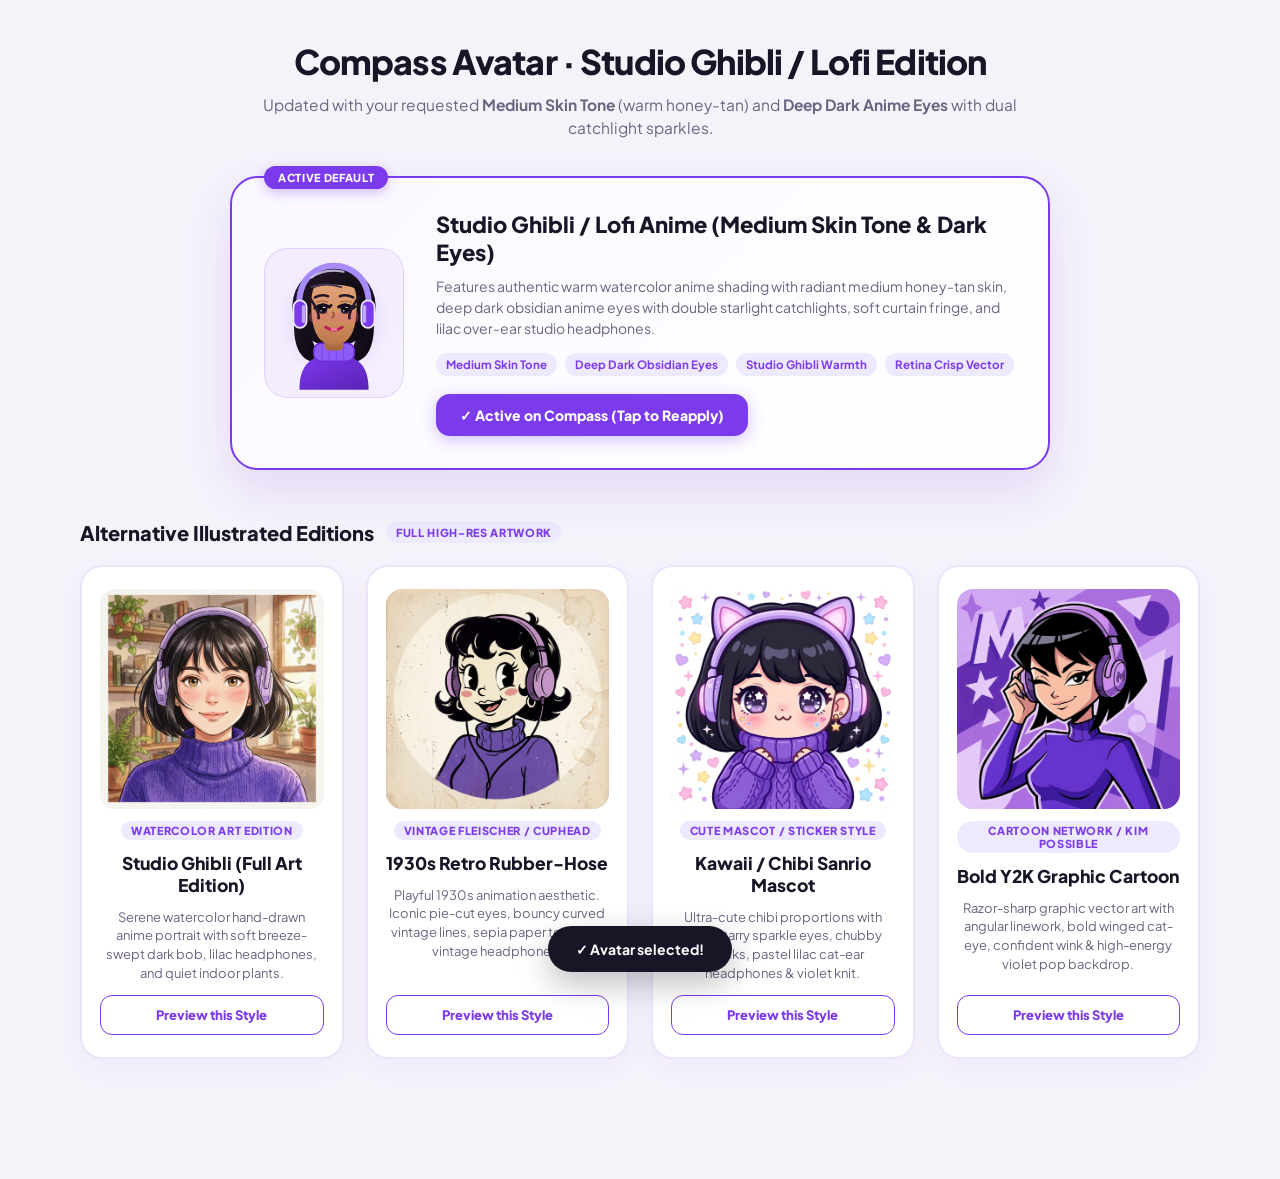
<file: compass-avatar-showcase.html>
<!DOCTYPE html>
<html lang="en">
<head>
  <meta charset="UTF-8">
  <meta name="viewport" content="width=device-width, initial-scale=1.0">
  <title>Compass Studio Ghibli / Lofi Anime · Medium Skin & Dark Eyes</title>
  <link rel="preconnect" href="https://fonts.googleapis.com">
  <link rel="preconnect" href="https://fonts.gstatic.com" crossorigin>
  <link href="https://fonts.googleapis.com/css2?family=Plus+Jakarta+Sans:wght@500;600;700;800&display=swap" rel="stylesheet">
  <style>
    :root {
      --bg: #F5F3FA;
      --card: #FFFFFF;
      --text: #191426;
      --muted: #6B6582;
      --violet: #7C3AED;
      --violet-light: #EDE9FE;
      --border: rgba(124, 58, 237, 0.14);
      --teal: #0D98BA;
    }
    * { box-sizing: border-box; margin: 0; padding: 0; }
    body {
      background: var(--bg);
      color: var(--text);
      font-family: 'Plus Jakarta Sans', sans-serif;
      padding: 40px 20px 80px;
      display: flex;
      flex-direction: column;
      align-items: center;
    }
    .header {
      text-align: center;
      max-width: 760px;
      margin-bottom: 36px;
    }
    .header h1 {
      font-size: 34px;
      font-weight: 800;
      color: var(--text);
      letter-spacing: -0.025em;
    }
    .header p {
      margin-top: 10px;
      color: var(--muted);
      font-size: 15.5px;
      line-height: 1.5;
    }
    .hero-card {
      background: linear-gradient(135deg, #FAF8FF 0%, #FFFFFF 100%);
      border: 2.5px solid var(--violet);
      border-radius: 28px;
      padding: 32px;
      max-width: 820px;
      width: 100%;
      display: flex;
      align-items: center;
      gap: 32px;
      margin-bottom: 40px;
      box-shadow: 0 20px 50px rgba(124, 58, 237, 0.14);
      position: relative;
    }
    .hero-badge {
      position: absolute;
      top: -12px;
      left: 32px;
      background: var(--violet);
      color: #FFFFFF;
      font-size: 11px;
      font-weight: 800;
      letter-spacing: 0.06em;
      text-transform: uppercase;
      padding: 5px 14px;
      border-radius: 999px;
      box-shadow: 0 4px 12px rgba(124, 58, 237, 0.3);
    }
    .hero-avatar-box {
      width: 140px;
      height: 150px;
      flex: none;
      background: rgba(124, 58, 237, 0.06);
      border-radius: 24px;
      display: flex;
      align-items: center;
      justify-content: center;
      padding: 6px;
      border: 1px solid rgba(124, 58, 237, 0.15);
    }
    .hero-details {
      display: flex;
      flex-direction: column;
      gap: 10px;
    }
    .hero-details h2 {
      font-size: 22px;
      font-weight: 800;
      color: var(--text);
    }
    .hero-details p {
      font-size: 14px;
      color: var(--muted);
      line-height: 1.5;
    }
    .feature-list {
      display: flex;
      flex-wrap: wrap;
      gap: 8px;
      margin: 4px 0 8px;
    }
    .feature-tag {
      font-size: 11.5px;
      font-weight: 700;
      color: var(--violet);
      background: var(--violet-light);
      padding: 4px 10px;
      border-radius: 999px;
    }
    .hero-btn {
      align-self: flex-start;
      padding: 12px 24px;
      border-radius: 14px;
      background: var(--violet);
      color: #FFFFFF;
      font-family: inherit;
      font-size: 14px;
      font-weight: 800;
      border: none;
      cursor: pointer;
      transition: all 0.18s ease;
      box-shadow: 0 4px 16px rgba(124, 58, 237, 0.3);
    }
    .hero-btn:hover {
      background: #6D28D9;
      transform: translateY(-2px);
      box-shadow: 0 8px 24px rgba(124, 58, 237, 0.4);
    }
    .section-title {
      max-width: 1120px;
      width: 100%;
      margin: 10px 0 20px;
      display: flex;
      align-items: center;
      gap: 12px;
    }
    .section-title h2 {
      font-size: 20px;
      font-weight: 800;
      color: var(--text);
    }
    .section-title .pill {
      font-size: 11px;
      font-weight: 800;
      text-transform: uppercase;
      letter-spacing: 0.06em;
      background: var(--violet-light);
      color: var(--violet);
      padding: 4px 10px;
      border-radius: 999px;
    }
    .grid {
      display: grid;
      grid-template-columns: repeat(auto-fit, minmax(260px, 1fr));
      gap: 22px;
      max-width: 1120px;
      width: 100%;
      margin-bottom: 40px;
    }
    .card {
      background: var(--card);
      border: 2px solid var(--border);
      border-radius: 22px;
      padding: 22px 18px;
      display: flex;
      flex-direction: column;
      align-items: center;
      text-align: center;
      gap: 12px;
      box-shadow: 0 10px 30px rgba(124, 58, 237, 0.05);
      transition: transform 0.2s ease, border-color 0.2s ease, box-shadow 0.2s ease;
      position: relative;
    }
    .card:hover {
      transform: translateY(-4px);
      border-color: var(--violet);
      box-shadow: 0 16px 36px rgba(124, 58, 237, 0.15);
    }
    .card.active {
      border-color: var(--violet);
      background: #FAF8FF;
      box-shadow: 0 0 0 3px rgba(124, 58, 237, 0.25);
    }
    .current-badge {
      position: absolute;
      top: 12px;
      right: 12px;
      font-size: 10.5px;
      font-weight: 800;
      text-transform: uppercase;
      letter-spacing: 0.05em;
      color: #FFFFFF;
      background: var(--violet);
      padding: 3px 9px;
      border-radius: 999px;
      display: none;
    }
    .card.active .current-badge {
      display: block;
    }
    .img-avatar-wrap {
      width: 100%;
      height: 220px;
      border-radius: 16px;
      overflow: hidden;
      background: #EDE9FE;
      box-shadow: inset 0 0 0 1px rgba(124, 58, 237, 0.1);
    }
    .img-avatar-wrap img {
      width: 100%;
      height: 100%;
      object-fit: cover;
      transition: transform 0.3s ease;
    }
    .card:hover .img-avatar-wrap img {
      transform: scale(1.04);
    }
    .badge {
      font-size: 11px;
      font-weight: 800;
      text-transform: uppercase;
      letter-spacing: 0.06em;
      color: var(--violet);
      background: var(--violet-light);
      padding: 3px 10px;
      border-radius: 999px;
    }
    .card h3 {
      font-size: 17.5px;
      font-weight: 800;
      color: var(--text);
    }
    .card p {
      font-size: 13px;
      color: var(--muted);
      line-height: 1.45;
    }
    .select-btn {
      margin-top: auto;
      width: 100%;
      padding: 11px 16px;
      border-radius: 12px;
      border: 1.5px solid var(--violet);
      background: #FFFFFF;
      color: var(--violet);
      font-family: inherit;
      font-size: 13px;
      font-weight: 800;
      cursor: pointer;
      transition: all 0.15s ease;
    }
    .select-btn:hover, .card.active .select-btn {
      background: var(--violet);
      color: #FFFFFF;
    }
    .toast {
      position: fixed;
      bottom: 28px;
      left: 50%;
      transform: translateX(-50%) translateY(100px);
      background: #191426;
      color: #FFFFFF;
      padding: 14px 28px;
      border-radius: 999px;
      font-size: 14px;
      font-weight: 700;
      box-shadow: 0 12px 32px rgba(0,0,0,0.25);
      transition: transform 0.25s cubic-bezier(0.16, 1, 0.3, 1);
      z-index: 9999;
    }
    .toast.show {
      transform: translateX(-50%) translateY(0);
    }
  </style>
</head>
<body>
  <div class="header">
    <h1>Compass Avatar · Studio Ghibli / Lofi Edition</h1>
    <p>Updated with your requested <strong>Medium Skin Tone</strong> (warm honey-tan) and <strong>Deep Dark Anime Eyes</strong> with dual catchlight sparkles.</p>
  </div>

  <!-- Featured Hero Avatar: Medium Skin Tone & Dark Obsidian Eyes -->
  <div class="hero-card">
    <span class="hero-badge">Active Default</span>
    <div class="hero-avatar-box">
      <svg width="124" height="134" viewBox="0 0 104 112" role="img" aria-label="Studio Ghibli / Lofi Anime Avatar" xmlns="http://www.w3.org/2000/svg">
        <defs>
          <linearGradient id="ghSkinH" x1="0%" y1="0%" x2="0%" y2="100%">
            <stop offset="0%" stop-color="#E2A67B"/><stop offset="60%" stop-color="#D49163"/><stop offset="100%" stop-color="#BA774B"/>
          </linearGradient>
          <linearGradient id="ghNeckH" x1="0%" y1="0%" x2="0%" y2="100%">
            <stop offset="0%" stop-color="#C58053"/><stop offset="100%" stop-color="#A7673C"/>
          </linearGradient>
          <linearGradient id="ghHairH" x1="0%" y1="0%" x2="100%" y2="100%">
            <stop offset="0%" stop-color="#241829"/><stop offset="50%" stop-color="#160E1A"/><stop offset="100%" stop-color="#0E0812"/>
          </linearGradient>
          <linearGradient id="ghDarkEyeH" x1="0%" y1="0%" x2="0%" y2="100%">
            <stop offset="0%" stop-color="#100814"/><stop offset="60%" stop-color="#1F1126"/><stop offset="100%" stop-color="#2D1936"/>
          </linearGradient>
          <linearGradient id="ghSweaterH" x1="0%" y1="0%" x2="100%" y2="100%">
            <stop offset="0%" stop-color="#7C3AED"/><stop offset="100%" stop-color="#5B21B6"/>
          </linearGradient>
          <radialGradient id="ghAmbientH" cx="50%" cy="50%" r="50%">
            <stop offset="0%" stop-color="#8B5CF6" stop-opacity="0.22"/><stop offset="70%" stop-color="#8B5CF6" stop-opacity="0.08"/><stop offset="100%" stop-color="#8B5CF6" stop-opacity="0"/>
          </radialGradient>
        </defs>
        <circle cx="52" cy="54" r="48" fill="url(#ghAmbientH)"/>
        <path d="M 20 42 C 16 66 20 84 32 88 C 36 88 38 82 36 76 C 30 62 28 48 30 40 Z" fill="url(#ghHairH)"/>
        <path d="M 84 42 C 88 66 84 84 72 88 C 68 88 66 82 68 76 C 74 62 76 48 74 40 Z" fill="url(#ghHairH)"/>
        <ellipse cx="52" cy="42" rx="35" ry="34" fill="url(#ghHairH)"/>
        <path d="M 23 112 C 23 88 35 83 52 83 C 69 83 81 88 81 112 Z" fill="url(#ghSweaterH)"/>
        <rect x="35" y="73" width="34" height="15" rx="6" fill="#8B5CF6" stroke="#6D28D9" stroke-width="1.2"/>
        <line x1="42" y1="74" x2="42" y2="87" stroke="#7C3AED" stroke-width="1" opacity="0.6"/>
        <line x1="48" y1="74" x2="48" y2="87" stroke="#7C3AED" stroke-width="1" opacity="0.6"/>
        <line x1="54" y1="74" x2="54" y2="87" stroke="#7C3AED" stroke-width="1" opacity="0.6"/>
        <line x1="60" y1="74" x2="60" y2="87" stroke="#7C3AED" stroke-width="1" opacity="0.6"/>
        <rect x="44" y="65" width="16" height="14" rx="4" fill="url(#ghNeckH)"/>
        <path d="M 33 40 C 33 62 38 74 52 74 C 66 74 71 62 71 40 C 71 24 66 18 52 18 C 38 18 33 24 33 40 Z" fill="url(#ghSkinH)"/>
        <ellipse cx="52" cy="51" rx="16" ry="4" fill="#D65D7A" opacity="0.22"/>
        <circle cx="36" cy="51" r="5" fill="#E26D8A" opacity="0.32"/>
        <circle cx="68" cy="51" r="5" fill="#E26D8A" opacity="0.32"/>
        <path d="M 36 34.5 Q 42 31.5 47 33.5" fill="none" stroke="#24172B" stroke-width="2.2" stroke-linecap="round"/>
        <path d="M 57 33.5 Q 62 31.5 68 34.5" fill="none" stroke="#24172B" stroke-width="2.2" stroke-linecap="round"/>
        <path d="M 37.5 38.5 Q 42 36.8 46.5 38.5" fill="none" stroke="#9E5D3A" stroke-width="1.2" stroke-linecap="round" opacity="0.75"/>
        <path d="M 57.5 38.5 Q 62 36.8 66.5 38.5" fill="none" stroke="#9E5D3A" stroke-width="1.2" stroke-linecap="round" opacity="0.75"/>
        <ellipse cx="42" cy="44" rx="5" ry="4.5" fill="#FDFBF9"/>
        <ellipse cx="42.5" cy="44" rx="4.2" ry="4.5" fill="url(#ghDarkEyeH)"/>
        <circle cx="42.5" cy="44.2" r="2.2" fill="#0A040E"/>
        <circle cx="43.8" cy="42.2" r="1.3" fill="#FFFFFF"/>
        <circle cx="41.2" cy="45.8" r="0.65" fill="#FFFFFF" opacity="0.9"/>
        <path d="M 36 43.5 Q 42 39 48 42.5" fill="none" stroke="#160C1B" stroke-width="2.6" stroke-linecap="round"/>
        <path d="M 47.8 42.5 L 49.8 41.2" stroke="#160C1B" stroke-width="2" stroke-linecap="round"/>
        <path d="M 39 47.5 Q 42.5 48.5 46 47.5" fill="none" stroke="#7A4225" stroke-width="1.1" stroke-linecap="round" opacity="0.5"/>
        <ellipse cx="62" cy="44" rx="5" ry="4.5" fill="#FDFBF9"/>
        <ellipse cx="61.5" cy="44" rx="4.2" ry="4.5" fill="url(#ghDarkEyeH)"/>
        <circle cx="61.5" cy="44.2" r="2.2" fill="#0A040E"/>
        <circle cx="62.8" cy="42.2" r="1.3" fill="#FFFFFF"/>
        <circle cx="60.2" cy="45.8" r="0.65" fill="#FFFFFF" opacity="0.9"/>
        <path d="M 56 42.5 Q 62 39 68 43.5" fill="none" stroke="#160C1B" stroke-width="2.6" stroke-linecap="round"/>
        <path d="M 68 43.5 L 70 42.2" stroke="#160C1B" stroke-width="2" stroke-linecap="round"/>
        <path d="M 58 47.5 Q 61.5 48.5 65 47.5" fill="none" stroke="#7A4225" stroke-width="1.1" stroke-linecap="round" opacity="0.5"/>
        <path d="M 51 47 Q 53 50.5 50.5 51.5" fill="none" stroke="#9C5934" stroke-width="1.7" stroke-linecap="round"/>
        <path d="M 45 59.5 Q 52 64.5 59 59.5" fill="none" stroke="#BE185D" stroke-width="2.4" stroke-linecap="round"/>
        <ellipse cx="52" cy="61.5" rx="3.2" ry="1.1" fill="#FDA4AF" opacity="0.75"/>
        <path d="M 28 32 C 32 20 44 16 52 16 C 60 16 72 20 76 32 C 72 26 62 24 52 24 C 42 24 32 26 28 32 Z" fill="url(#ghHairH)"/>
        <path d="M 33 26 C 40 23 50 23 58 26" fill="none" stroke="#483353" stroke-width="1.6" stroke-linecap="round"/>
        <path d="M 31 34 C 36 41 40 48 39 52" fill="none" stroke="#241829" stroke-width="2.2" stroke-linecap="round"/>
        <path d="M 73 34 C 68 41 64 48 65 52" fill="none" stroke="#241829" stroke-width="2.2" stroke-linecap="round"/>
        <path d="M 23 44 C 21 16 40 8 52 8 C 64 8 83 16 81 44" fill="none" stroke="#A78BFA" stroke-width="5" stroke-linecap="round"/>
        <path d="M 33 18 C 41 12 50 11 60 13" fill="none" stroke="#DDD6FE" stroke-width="1.8" stroke-linecap="round" opacity="0.8"/>
        <rect x="18" y="37" width="11" height="23" rx="5.5" fill="#7C3AED" stroke="#EDE9FE" stroke-width="1.5"/>
        <rect x="25" y="41" width="3" height="15" rx="1.5" fill="#C4B5FD" opacity="0.9"/>
        <rect x="75" y="37" width="11" height="23" rx="5.5" fill="#7C3AED" stroke="#EDE9FE" stroke-width="1.5"/>
        <rect x="76" y="41" width="3" height="15" rx="1.5" fill="#C4B5FD" opacity="0.9"/>
      </svg>
    </div>
    <div class="hero-details">
      <h2>Studio Ghibli / Lofi Anime (Medium Skin Tone & Dark Eyes)</h2>
      <p>Features authentic warm watercolor anime shading with radiant medium honey-tan skin, deep dark obsidian anime eyes with double starlight catchlights, soft curtain fringe, and lilac over-ear studio headphones.</p>
      <div class="feature-list">
        <span class="feature-tag">Medium Skin Tone</span>
        <span class="feature-tag">Deep Dark Obsidian Eyes</span>
        <span class="feature-tag">Studio Ghibli Warmth</span>
        <span class="feature-tag">Retina Crisp Vector</span>
      </div>
      <button class="hero-btn" onclick="selectAvatar('ghibli-anime')">✓ Active on Compass (Tap to Reapply)</button>
    </div>
  </div>

  <div class="section-title">
    <h2>Alternative Illustrated Editions</h2>
    <span class="pill">Full High-Res Artwork</span>
  </div>

  <div class="grid" id="illustrated-grid"></div>

  <div id="toast" class="toast">✓ Avatar selected!</div>

  <script>
    const ILLUSTRATED = [
      {
        id: 'img-ghibli',
        title: 'Studio Ghibli (Full Art Edition)',
        badge: 'Watercolor Art Edition',
        img: 'img/avatars/avatar-ghibli.jpg',
        desc: 'Serene watercolor hand-drawn anime portrait with soft breeze-swept dark bob, lilac headphones, and quiet indoor plants.'
      },
      {
        id: 'img-rubberhose',
        title: '1930s Retro Rubber-Hose',
        badge: 'Vintage Fleischer / Cuphead',
        img: 'img/avatars/avatar-rubberhose.jpg',
        desc: 'Playful 1930s animation aesthetic. Iconic pie-cut eyes, bouncy curved vintage lines, sepia paper texture & vintage headphones.'
      },
      {
        id: 'img-kawaii',
        title: 'Kawaii / Chibi Sanrio Mascot',
        badge: 'Cute Mascot / Sticker Style',
        img: 'img/avatars/avatar-kawaii.jpg',
        desc: 'Ultra-cute chibi proportions with huge starry sparkle eyes, chubby cheeks, pastel lilac cat-ear headphones & violet knit.'
      },
      {
        id: 'img-y2k',
        title: 'Bold Y2K Graphic Cartoon',
        badge: 'Cartoon Network / Kim Possible',
        img: 'img/avatars/avatar-y2k.jpg',
        desc: 'Razor-sharp graphic vector art with angular linework, bold winged cat-eye, confident wink & high-energy violet pop backdrop.'
      }
    ];

    const currentSaved = localStorage.getItem('BOL_COMPASS_AVATAR_PRESET') || 'ghibli-anime';

    function renderGrids() {
      const ig = document.getElementById('illustrated-grid');
      ig.innerHTML = ILLUSTRATED.map(item => `
        <div class="card ${item.id === currentSaved ? 'active' : ''}" onclick="selectAvatar('${item.id}')">
          <span class="current-badge">Active</span>
          <div class="img-avatar-wrap">
            <img src="${item.img}" alt="${item.title}">
          </div>
          <span class="badge">${item.badge}</span>
          <h3>${item.title}</h3>
          <p>${item.desc}</p>
          <button class="select-btn">${item.id === currentSaved ? '✓ Selected' : 'Preview this Style'}</button>
        </div>
      `).join('');
    }

    function selectAvatar(id) {
      localStorage.setItem('BOL_COMPASS_AVATAR_PRESET', id);
      showToast('✓ Set ' + id + ' as Compass Avatar! Updating...');
      setTimeout(() => {
        window.location.reload();
      }, 700);
    }

    function showToast(msg) {
      const toast = document.getElementById('toast');
      toast.innerText = msg;
      toast.classList.add('show');
      setTimeout(() => toast.classList.remove('show'), 2200);
    }

    renderGrids();
  </script>
</body>
</html>
</file>
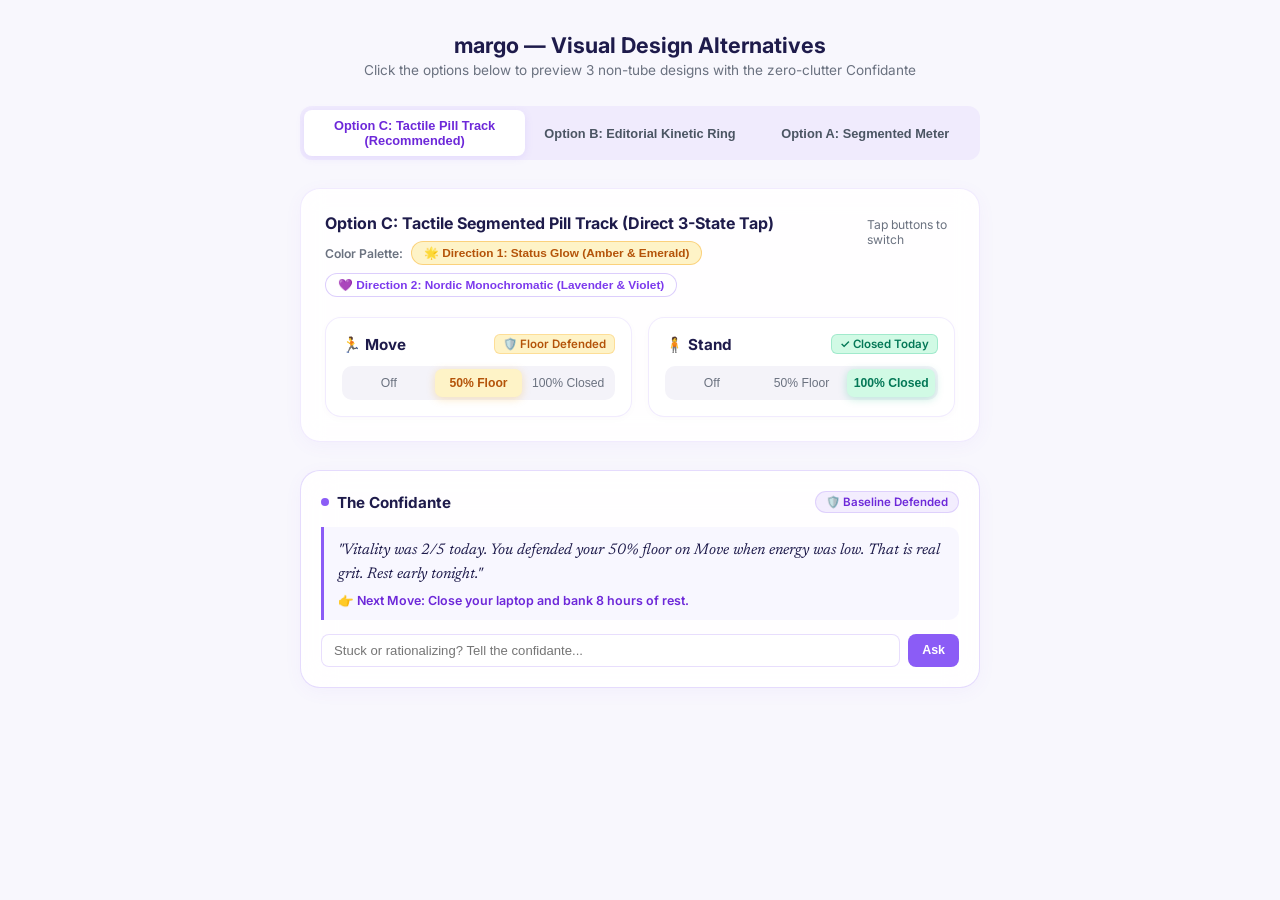
<file: confidante_preview.html>
<!DOCTYPE html>
<html lang="en">
<head>
  <meta charset="UTF-8">
  <meta name="viewport" content="width=device-width, initial-scale=1.0, maximum-scale=1.0, user-scalable=no">
  <title>Refined Anchor Visual Options & Confidante</title>
  <link href="https://fonts.googleapis.com/css2?family=Inter:wght@400;500;600;700;800&family=Newsreader:ital,opsz,wght@0,6..72,500;1,6..72,400&family=JetBrains+Mono:wght@500;700&display=swap" rel="stylesheet">
  <style>
    :root {
      --bg-canvas: #F8F7FD;
      --card-bg: rgba(255, 255, 255, 0.88);
      --card-border: rgba(139, 92, 246, 0.12);
      --card-shadow: 0 4px 20px -2px rgba(139, 92, 246, 0.06);
      --primary: #8B5CF6;
      --primary-dark: #6D28D9;
      --text-primary: #1E1B4B;
      --text-secondary: #4B5563;
      --text-muted: #6B7280;
      --font-sans: 'Inter', -apple-system, sans-serif;
      --font-serif: 'Newsreader', serif;
      --font-mono: 'JetBrains Mono', monospace;
    }

    * { box-sizing: border-box; margin: 0; padding: 0; }
    body {
      background: var(--bg-canvas);
      color: var(--text-primary);
      font-family: var(--font-sans);
      padding: 32px 16px;
      display: flex;
      justify-content: center;
      min-height: 100vh;
    }

    .container {
      width: 100%;
      max-width: 680px;
      display: flex;
      flex-direction: column;
      gap: 28px;
    }

    .header-area {
      text-align: center;
    }
    .header-area h1 {
      font-size: 1.35rem;
      font-weight: 700;
      color: var(--text-primary);
    }
    .header-area p {
      font-size: 0.85rem;
      color: var(--text-muted);
      margin-top: 4px;
    }

    /* Option Picker Bar */
    .option-switcher {
      display: flex;
      background: rgba(139, 92, 246, 0.08);
      padding: 4px;
      border-radius: 12px;
      gap: 4px;
    }
    .switch-btn {
      flex: 1;
      padding: 8px 12px;
      border-radius: 8px;
      border: none;
      background: transparent;
      font-size: 0.8rem;
      font-weight: 600;
      color: var(--text-secondary);
      cursor: pointer;
      transition: all 0.2s ease;
    }
    .switch-btn.active {
      background: white;
      color: var(--primary-dark);
      box-shadow: 0 2px 8px rgba(139, 92, 246, 0.12);
    }

    /* Anchor Section */
    .option-display-card {
      background: var(--card-bg);
      border: 1px solid var(--card-border);
      border-radius: 20px;
      padding: 24px;
      backdrop-filter: blur(12px);
      box-shadow: var(--card-shadow);
      display: flex;
      flex-direction: column;
      gap: 20px;
    }
    .option-title-row {
      display: flex;
      justify-content: space-between;
      align-items: center;
    }
    .option-title-row h3 {
      font-size: 1rem;
      font-weight: 700;
      color: var(--text-primary);
    }
    .sub-hint {
      font-size: 0.76rem;
      color: var(--text-muted);
    }

    .anchors-row {
      display: grid;
      grid-template-columns: 1fr 1fr;
      gap: 16px;
    }
    @media (max-width: 540px) {
      .anchors-row { grid-template-columns: 1fr; }
    }

    /* ================= OPTION C: SEGMENTED PILL TRACK ================= */
    .track-card {
      background: #FFFFFF;
      border: 1px solid rgba(139, 92, 246, 0.12);
      border-radius: 16px;
      padding: 16px;
      display: flex;
      flex-direction: column;
      gap: 12px;
      box-shadow: 0 2px 8px rgba(0, 0, 0, 0.02);
    }
    .track-top {
      display: flex;
      justify-content: space-between;
      align-items: center;
    }
    .track-name {
      font-size: 0.95rem;
      font-weight: 700;
      color: var(--text-primary);
    }
    .track-status-tag {
      font-size: 0.72rem;
      font-weight: 600;
      padding: 2px 8px;
      border-radius: 6px;
      background: #F3F4F6;
      color: var(--text-muted);
      transition: all 0.25s ease;
    }

    /* Functional Direction: Amber Floor / Emerald Closed */
    .color-functional .track-status-tag.floor {
      background: #FEF3C7;
      color: #B45309;
      border: 1px solid rgba(245, 158, 11, 0.25);
    }
    .color-functional .track-status-tag.closed {
      background: #D1FAE5;
      color: #047857;
      border: 1px solid rgba(16, 185, 129, 0.25);
    }
    .color-functional .seg-step.active.floor-active {
      background: #FEF3C7;
      color: #B45309;
      box-shadow: 0 2px 8px rgba(245, 158, 11, 0.25);
    }
    .color-functional .seg-step.active.closed-active {
      background: #D1FAE5;
      color: #047857;
      box-shadow: 0 2px 8px rgba(16, 185, 129, 0.25);
    }

    /* Nordic Direction: Soft Lavender Floor / Deep Royal Violet Closed */
    .color-nordic .track-status-tag.floor {
      background: rgba(139, 92, 246, 0.12);
      color: #7C3AED;
      border: 1px solid rgba(139, 92, 246, 0.25);
    }
    .color-nordic .track-status-tag.closed {
      background: rgba(109, 40, 217, 0.15);
      color: #6D28D9;
      border: 1px solid rgba(109, 40, 217, 0.25);
    }
    .color-nordic .seg-step.active.floor-active {
      background: rgba(139, 92, 246, 0.18);
      color: #6D28D9;
      box-shadow: 0 2px 8px rgba(139, 92, 246, 0.2);
    }
    .color-nordic .seg-step.active.closed-active {
      background: #6D28D9;
      color: #FFFFFF;
      box-shadow: 0 2px 10px rgba(109, 40, 217, 0.35);
    }

    /* The 3-Segment Switch Track */
    .segmented-track {
      display: flex;
      background: #F4F3F9;
      padding: 3px;
      border-radius: 10px;
      gap: 2px;
    }
    .seg-step {
      flex: 1;
      padding: 7px 0;
      border-radius: 7px;
      border: none;
      background: transparent;
      font-size: 0.76rem;
      font-weight: 500;
      color: var(--text-muted);
      cursor: pointer;
      text-align: center;
      transition: all 0.18s cubic-bezier(0.4, 0, 0.2, 1);
    }
    .seg-step.active {
      background: #FFFFFF;
      color: var(--text-primary);
      font-weight: 600;
      box-shadow: 0 2px 6px rgba(0, 0, 0, 0.06);
    }
      color: var(--text-primary);
      font-weight: 600;
      box-shadow: 0 2px 6px rgba(0, 0, 0, 0.06);
    }
    .seg-step.active.floor-active {
      color: var(--primary-dark);
    }
    .seg-step.active.closed-active {
      color: #059669;
    }

    /* ================= OPTION A: ARCHITECTURAL SEGMENTED BAR ================= */
    .bar-card {
      background: #FFFFFF;
      border: 1px solid rgba(139, 92, 246, 0.12);
      border-radius: 16px;
      padding: 16px;
      display: flex;
      flex-direction: column;
      gap: 12px;
      cursor: pointer;
      user-select: none;
      transition: transform 0.15s ease;
    }
    .bar-card:hover { transform: translateY(-1px); }
    .bar-segments-row {
      display: flex;
      gap: 4px;
      height: 10px;
      border-radius: 9999px;
      background: #E5E7EB;
      overflow: hidden;
      padding: 1px;
    }
    .bar-seg {
      flex: 1;
      border-radius: 9999px;
      background: transparent;
      transition: background 0.3s ease;
    }
    .bar-seg.filled-floor { background: #A78BFA; }
    .bar-seg.filled-closed { background: #7C3AED; }

    /* ================= OPTION B: EDITORIAL KINETIC RING ================= */
    .ring-card {
      background: #FFFFFF;
      border: 1px solid rgba(139, 92, 246, 0.12);
      border-radius: 16px;
      padding: 16px;
      display: flex;
      align-items: center;
      gap: 16px;
      cursor: pointer;
      user-select: none;
    }
    .ring-svg-wrap {
      width: 54px;
      height: 54px;
      position: relative;
      flex-shrink: 0;
    }
    .ring-svg-wrap svg {
      transform: rotate(-90deg);
      width: 100%;
      height: 100%;
    }
    .ring-bg {
      fill: none;
      stroke: #E5E7EB;
      stroke-width: 4;
    }
    .ring-val {
      fill: none;
      stroke: var(--primary);
      stroke-width: 4;
      stroke-linecap: round;
      stroke-dasharray: 138;
      stroke-dashoffset: 138;
      transition: stroke-dashoffset 0.4s cubic-bezier(0.34, 1.56, 0.64, 1);
    }
    .ring-center-text {
      position: absolute;
      inset: 0;
      display: flex;
      align-items: center;
      justify-content: center;
      font-size: 0.76rem;
      font-weight: 700;
      font-family: var(--font-mono);
      color: var(--text-primary);
    }

    /* ================= THE CONFIDANTE (ZERO CLUTTER) ================= */
    .confidante-box {
      background: var(--card-bg);
      border: 1.5px solid rgba(139, 92, 246, 0.22);
      border-radius: 20px;
      padding: 20px;
      backdrop-filter: blur(16px);
      box-shadow: var(--card-shadow);
      display: flex;
      flex-direction: column;
      gap: 14px;
    }
    .conf-header {
      display: flex;
      justify-content: space-between;
      align-items: center;
    }
    .conf-title-group {
      display: flex;
      align-items: center;
      gap: 8px;
    }
    .conf-dot {
      width: 8px;
      height: 8px;
      border-radius: 9999px;
      background: var(--primary);
    }
    .conf-title {
      font-size: 0.95rem;
      font-weight: 700;
      color: var(--text-primary);
    }
    .conf-badge {
      font-size: 0.72rem;
      font-weight: 600;
      padding: 3px 10px;
      border-radius: 9999px;
      background: rgba(139, 92, 246, 0.1);
      color: var(--primary-dark);
      border: 1px solid rgba(139, 92, 246, 0.2);
    }

    .candor-body {
      background: rgba(245, 243, 255, 0.65);
      border-left: 3px solid var(--primary);
      border-radius: 0 10px 10px 0;
      padding: 12px 14px;
    }
    .candor-quote {
      font-family: var(--font-serif);
      font-style: italic;
      font-size: 0.96rem;
      line-height: 1.55;
      color: var(--text-primary);
    }
    .candor-next-step {
      margin-top: 6px;
      font-size: 0.78rem;
      font-weight: 600;
      color: var(--primary-dark);
    }

    .conf-input-row {
      display: flex;
      gap: 8px;
    }
    .conf-input {
      flex: 1;
      border: 1px solid rgba(139, 92, 246, 0.2);
      border-radius: 8px;
      padding: 8px 12px;
      font-size: 0.82rem;
      outline: none;
      background: white;
      color: var(--text-primary);
    }
    .conf-input:focus {
      border-color: var(--primary);
    }
    .conf-send-btn {
      padding: 8px 14px;
      background: var(--primary);
      color: white;
      border: none;
      border-radius: 8px;
      font-size: 0.78rem;
      font-weight: 600;
      cursor: pointer;
    }
  </style>
</head>
<body>

  <div class="container">
    
    <div class="header-area">
      <h1>margo — Visual Design Alternatives</h1>
      <p>Click the options below to preview 3 non-tube designs with the zero-clutter Confidante</p>
    </div>

    <!-- Option Selector -->
    <div class="option-switcher">
      <button class="switch-btn" onclick="showOption('C')">Option C: Tactile Pill Track (Recommended)</button>
      <button class="switch-btn" onclick="showOption('B')">Option B: Editorial Kinetic Ring</button>
      <button class="switch-btn active" onclick="showOption('A')">Option A: Segmented Meter</button>
    </div>

    <!-- The Active Option Display Container -->
    <div class="option-display-card">
      <div class="option-title-row">
        <div>
          <h3 id="current-option-title">Option C: Tactile Segmented Pill Track</h3>
          <div class="color-direction-bar" id="color-direction-bar" style="display: flex; gap: 8px; margin-top: 8px; align-items: center; flex-wrap: wrap;">
            <span style="font-size: 0.76rem; font-weight: 600; color: var(--text-muted);">Color Palette:</span>
            <button class="color-dir-btn" id="btn-dir-functional" onclick="setColorDirection('functional')" style="padding: 4px 12px; border-radius: 9999px; border: 1px solid rgba(245, 158, 11, 0.4); background: #FEF3C7; color: #B45309; font-size: 0.74rem; font-weight: 600; cursor: pointer;">
              🌟 Direction 1: Status Glow (Amber & Emerald)
            </button>
            <button class="color-dir-btn" id="btn-dir-nordic" onclick="setColorDirection('nordic')" style="padding: 4px 12px; border-radius: 9999px; border: 1px solid rgba(139, 92, 246, 0.3); background: white; color: #7C3AED; font-size: 0.74rem; font-weight: 600; cursor: pointer;">
              💜 Direction 2: Nordic Monochromatic (Lavender & Violet)
            </button>
          </div>
        </div>
        <span class="sub-hint" style="align-self: flex-start; margin-top: 4px;">Tap buttons to switch</span>
      </div>

      <div class="anchors-row" id="anchors-container">
        <!-- Rendered dynamically -->
      </div>
    </div>

    <!-- Zero-Clutter Confidante Card (Reads Vitality & Choices Automatically) -->
    <div class="confidante-box">
      <div class="conf-header">
        <div class="conf-title-group">
          <div class="conf-dot"></div>
          <span class="conf-title">The Confidante</span>
        </div>
        <span class="conf-badge" id="conf-stance-tag">🛡️ Baseline Defended</span>
      </div>

      <div class="candor-body">
        <p class="candor-quote" id="conf-quote">
          "Vitality was 2/5 today. You defended your 50% floor on Move when energy was low. That is real grit. Rest early tonight."
        </p>
        <p class="candor-next-step" id="conf-next-step">
          👉 Next Move: Close your laptop and bank 8 hours of rest.
        </p>
      </div>

      <!-- Private Confidante Ask Box (Zero Check-In Pills / Zero Dispatch Button) -->
      <form class="conf-input-row" onsubmit="askConfidante(event)">
        <input type="text" class="conf-input" id="conf-input" placeholder="Stuck or rationalizing? Tell the confidante...">
        <button class="conf-send-btn" type="submit">Ask</button>
      </form>
    </div>

  </div>

  <script>
    let activeOption = 'C';
    let moveStage = 1; // 0: off, 1: floor (50%), 2: closed (100%)
    let standStage = 2; // 0: off, 1: floor (50%), 2: closed (100%)

    function showOption(opt) {
      activeOption = opt;
      document.querySelectorAll('.switch-btn').forEach((btn, idx) => {
        btn.classList.toggle('active', (idx === 0 && opt === 'C') || (idx === 1 && opt === 'B') || (idx === 2 && opt === 'A'));
      });

      const titleMap = {
        'C': 'Option C: Tactile Segmented Pill Track (Direct 3-State Tap)',
        'B': 'Option B: Editorial Kinetic Ring (Nordic Circular Geometry)',
        'A': 'Option A: Architectural Segmented Meter (Recessed Scandinavian Bar)'
      };
      document.getElementById('current-option-title').textContent = titleMap[opt];
      renderAnchors();
    }

    let colorDirection = 'functional';

    function setColorDirection(dir) {
      colorDirection = dir;
      const btnF = document.getElementById('btn-dir-functional');
      const btnN = document.getElementById('btn-dir-nordic');
      if (btnF && btnN) {
        btnF.style.background = dir === 'functional' ? '#FEF3C7' : 'white';
        btnF.style.color = dir === 'functional' ? '#B45309' : '#6B7280';
        btnF.style.borderColor = dir === 'functional' ? 'rgba(245, 158, 11, 0.4)' : 'rgba(0,0,0,0.12)';

        btnN.style.background = dir === 'nordic' ? 'rgba(139, 92, 246, 0.15)' : 'white';
        btnN.style.color = dir === 'nordic' ? '#6D28D9' : '#6B7280';
        btnN.style.borderColor = dir === 'nordic' ? 'rgba(139, 92, 246, 0.4)' : 'rgba(0,0,0,0.12)';
      }
      renderAnchors();
    }

    function setAnchorStage(type, stage) {
      if (type === 'move') moveStage = stage;
      else standStage = stage;
      renderAnchors();
      updateConfidante();
    }

    function cycleAnchorStage(type) {
      if (type === 'move') moveStage = (moveStage + 1) % 3;
      else standStage = (standStage + 1) % 3;
      renderAnchors();
      updateConfidante();
    }

    function renderAnchors() {
      const container = document.getElementById('anchors-container');
      const moveLabels = ['0% Off', '50% Floor', '100% Closed'];
      const standLabels = ['0% Off', '50% Floor', '100% Closed'];

      if (activeOption === 'C') {
        container.innerHTML = `
          <!-- Move Pill Track -->
          <div class="track-card color-${colorDirection}">
            <div class="track-top">
              <span class="track-name">🏃 Move</span>
              <span class="track-status-tag ${moveStage === 1 ? 'floor' : (moveStage === 2 ? 'closed' : '')}">
                ${moveStage === 1 ? '🛡️ Floor Defended' : (moveStage === 2 ? '✓ Closed Today' : 'Pending')}
              </span>
            </div>
            <div class="segmented-track">
              <button class="seg-step ${moveStage === 0 ? 'active' : ''}" onclick="setAnchorStage('move', 0)">Off</button>
              <button class="seg-step ${moveStage === 1 ? 'active floor-active' : ''}" onclick="setAnchorStage('move', 1)">50% Floor</button>
              <button class="seg-step ${moveStage === 2 ? 'active closed-active' : ''}" onclick="setAnchorStage('move', 2)">100% Closed</button>
            </div>
          </div>

          <!-- Stand Pill Track -->
          <div class="track-card color-${colorDirection}">
            <div class="track-top">
              <span class="track-name">🧍 Stand</span>
              <span class="track-status-tag ${standStage === 1 ? 'floor' : (standStage === 2 ? 'closed' : '')}">
                ${standStage === 1 ? '🛡️ Floor Defended' : (standStage === 2 ? '✓ Closed Today' : 'Pending')}
              </span>
            </div>
            <div class="segmented-track">
              <button class="seg-step ${standStage === 0 ? 'active' : ''}" onclick="setAnchorStage('stand', 0)">Off</button>
              <button class="seg-step ${standStage === 1 ? 'active floor-active' : ''}" onclick="setAnchorStage('stand', 1)">50% Floor</button>
              <button class="seg-step ${standStage === 2 ? 'active closed-active' : ''}" onclick="setAnchorStage('stand', 2)">100% Closed</button>
            </div>
          </div>
        `;
      } else if (activeOption === 'A') {
        container.innerHTML = `
          <div class="bar-card" onclick="cycleAnchorStage('move')">
            <div class="track-top">
              <span class="track-name">🏃 Move</span>
              <span class="track-status-tag ${moveStage === 1 ? 'floor' : (moveStage === 2 ? 'closed' : '')}">
                ${moveStage === 1 ? '50% Floor' : (moveStage === 2 ? '100% Closed' : '0%')}
              </span>
            </div>
            <div class="bar-segments-row">
              <div class="bar-seg ${moveStage >= 1 ? 'filled-floor' : ''}"></div>
              <div class="bar-seg ${moveStage === 2 ? 'filled-closed' : ''}"></div>
            </div>
            <span style="font-size:0.72rem; color:var(--text-muted);">Tap to cycle: 0% → 50% → 100%</span>
          </div>

          <div class="bar-card" onclick="cycleAnchorStage('stand')">
            <div class="track-top">
              <span class="track-name">🧍 Stand</span>
              <span class="track-status-tag ${standStage === 1 ? 'floor' : (standStage === 2 ? 'closed' : '')}">
                ${standStage === 1 ? '50% Floor' : (standStage === 2 ? '100% Closed' : '0%')}
              </span>
            </div>
            <div class="bar-segments-row">
              <div class="bar-seg ${standStage >= 1 ? 'filled-floor' : ''}"></div>
              <div class="bar-seg ${standStage === 2 ? 'filled-closed' : ''}"></div>
            </div>
            <span style="font-size:0.72rem; color:var(--text-muted);">Tap to cycle: 0% → 50% → 100%</span>
          </div>
        `;
      } else if (activeOption === 'B') {
        const moveOffset = moveStage === 0 ? 138 : (moveStage === 1 ? 69 : 0);
        const standOffset = standStage === 0 ? 138 : (standStage === 1 ? 69 : 0);

        container.innerHTML = `
          <div class="ring-card" onclick="cycleAnchorStage('move')">
            <div class="ring-svg-wrap">
              <svg viewBox="0 0 48 48">
                <circle class="ring-bg" cx="24" cy="24" r="22"></circle>
                <circle class="ring-val" cx="24" cy="24" r="22" style="stroke-dashoffset: ${moveOffset}; stroke: #8B5CF6;"></circle>
              </svg>
              <div class="ring-center-text">${moveStage === 0 ? '0%' : (moveStage === 1 ? '50%' : '100%')}</div>
            </div>
            <div>
              <span class="track-name" style="display:block;">🏃 Move</span>
              <span style="font-size:0.76rem; color:var(--text-secondary); font-weight:500;">
                ${moveStage === 1 ? 'Floor Defended 🛡️' : (moveStage === 2 ? 'Closed Today ✓' : 'Tap to Log')}
              </span>
            </div>
          </div>

          <div class="ring-card" onclick="cycleAnchorStage('stand')">
            <div class="ring-svg-wrap">
              <svg viewBox="0 0 48 48">
                <circle class="ring-bg" cx="24" cy="24" r="22"></circle>
                <circle class="ring-val" cx="24" cy="24" r="22" style="stroke-dashoffset: ${standOffset}; stroke: #6366F1;"></circle>
              </svg>
              <div class="ring-center-text">${standStage === 0 ? '0%' : (standStage === 1 ? '50%' : '100%')}</div>
            </div>
            <div>
              <span class="track-name" style="display:block;">🧍 Stand</span>
              <span style="font-size:0.76rem; color:var(--text-secondary); font-weight:500;">
                ${standStage === 1 ? 'Floor Defended 🛡️' : (standStage === 2 ? 'Closed Today ✓' : 'Tap to Log')}
              </span>
            </div>
          </div>
        `;
      }
    }

    function updateConfidante() {
      const tagEl = document.getElementById('conf-stance-tag');
      const quoteEl = document.getElementById('conf-quote');
      const nextEl = document.getElementById('conf-next-step');

      if (moveStage === 2 && standStage === 2) {
        tagEl.textContent = '🔥 Ruthless Execution';
        quoteEl.textContent = '"Both anchors fully closed. Zero negotiation with your baseline. Momentum locked in."';
        nextEl.textContent = '👉 Next Move: Bank the XP and recharge. Great work.';
      } else if (moveStage === 0 && standStage === 0) {
        tagEl.textContent = '⚠️ Baseline Breached';
        quoteEl.textContent = '"Zero movement logged. You are negotiating with yourself. You don\'t need 60 minutes—do 15 minutes right now."';
        nextEl.textContent = '👉 Next Move: Put on shoes. Walk for 15 mins to defend the 50% floor.';
      } else {
        tagEl.textContent = '🛡️ Baseline Defended';
        quoteEl.textContent = '"Vitality was low, but you defended the 50% floor. Defending the baseline on hard days is what keeps streaks alive for months."';
        nextEl.textContent = '👉 Next Move: Bank today as protected. Tomorrow push for 100%.';
      }
    }

    function askConfidante(e) {
      e.preventDefault();
      const input = document.getElementById('conf-input');
      const val = input.value.trim();
      if (!val) return;
      document.getElementById('conf-quote').textContent = `"${val}" is your brain rationalizing friction. Strip the task down to 10 minutes and start without negotiating.`;
      document.getElementById('conf-next-step').textContent = '👉 Next Move: 10-minute timer right now.';
      input.value = '';
    }

    showOption('C');
  </script>
</body>
</html>
</file>
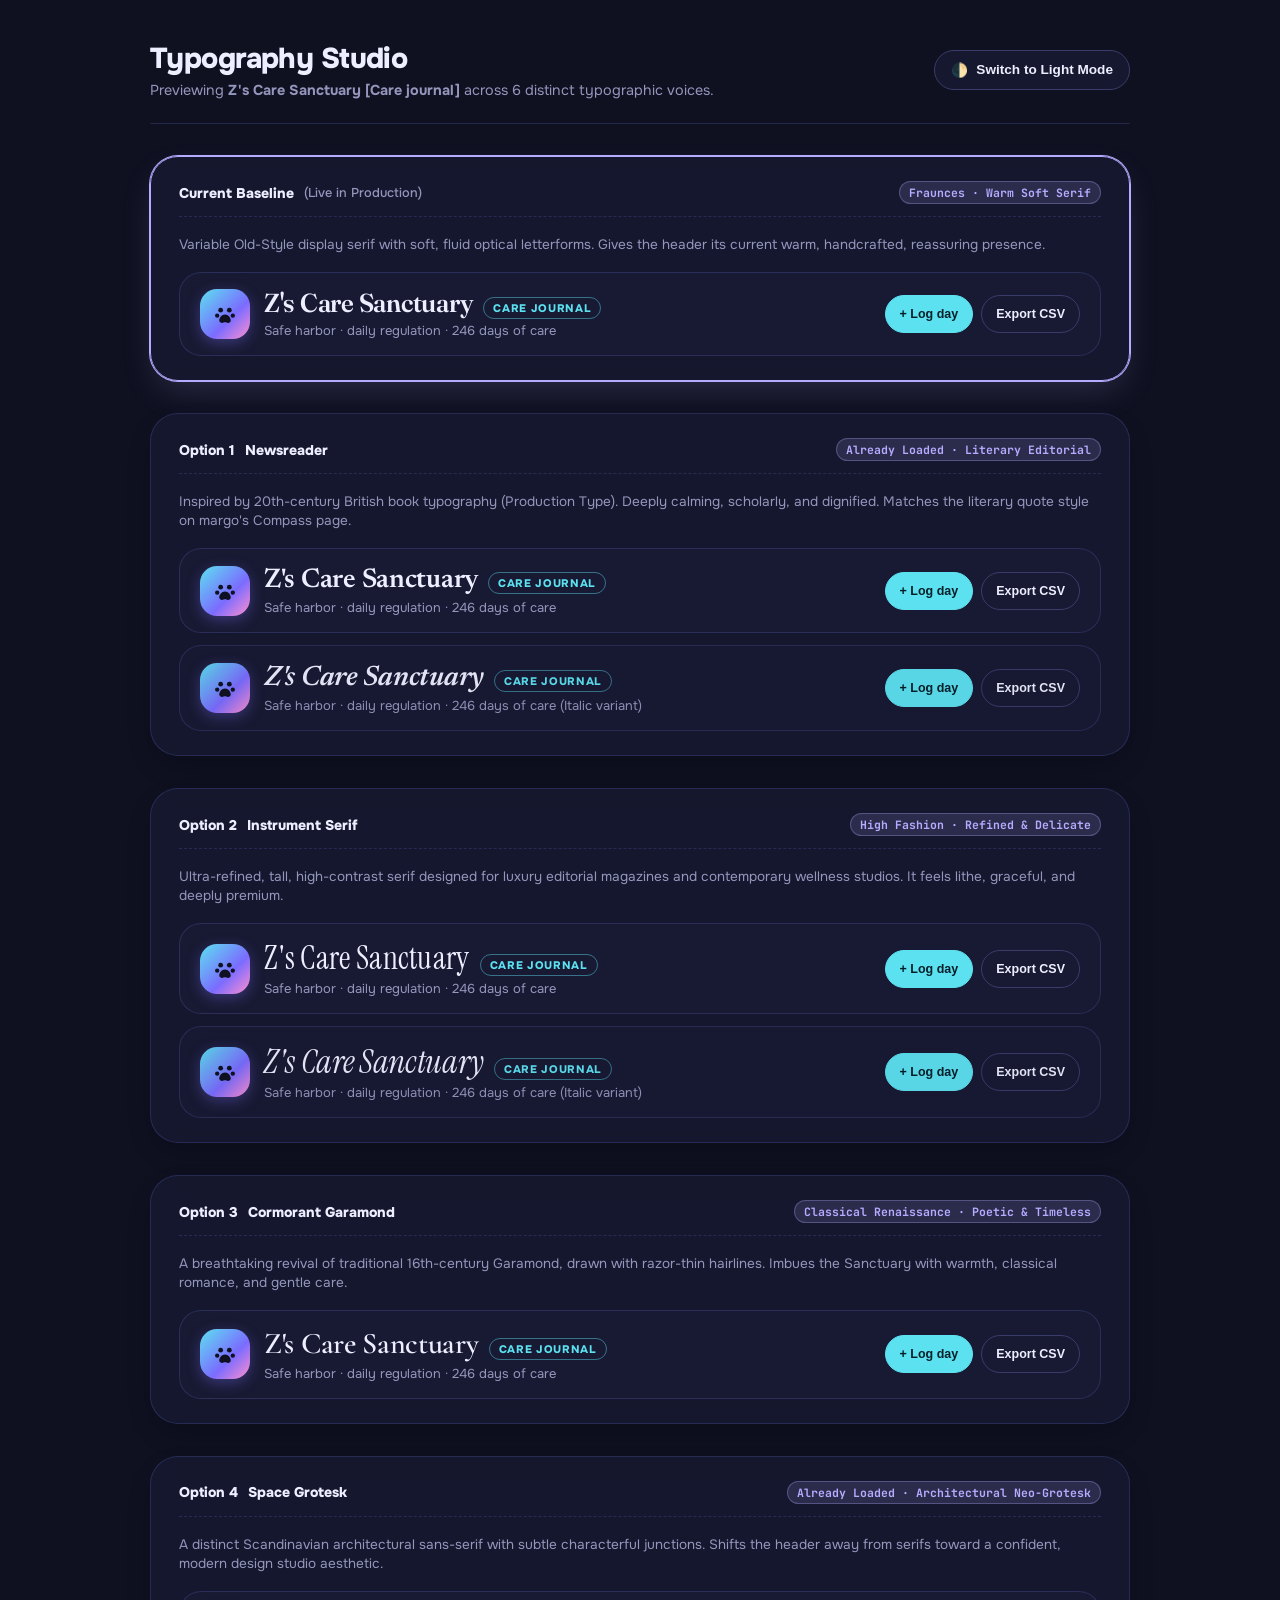
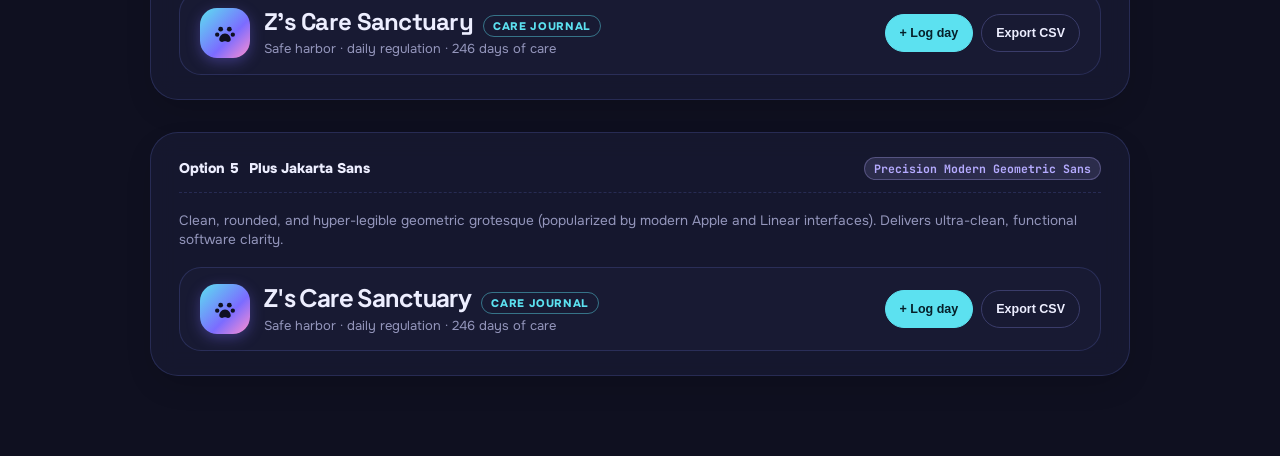
<file: font-preview-zhub.html>
<!DOCTYPE html>
<html lang="en">
<head>
  <meta charset="UTF-8">
  <meta name="viewport" content="width=device-width, initial-scale=1.0">
  <title>Typography Studio — Z's Care Sanctuary Font Options</title>
  <link rel="preconnect" href="https://fonts.googleapis.com">
  <link rel="preconnect" href="https://fonts.gstatic.com" crossorigin>
  <link href="https://fonts.googleapis.com/css2?family=Cormorant+Garamond:ital,wght@0,400;0,500;0,600;0,700;1,400;1,600&family=Fraunces:ital,opsz,wght@0,9..144,400..700;1,9..144,400..700&family=Instrument+Serif:ital@0;1&family=Newsreader:ital,opsz,wght@0,6..72,400..700;1,6..72,400..700&family=Onest:wght@400;500;600;700;800&family=Plus+Jakarta+Sans:ital,wght@0,400;0,500;0,600;0,700;0,800;1,400;1,600&family=Space+Grotesk:wght@400;500;600;700&family=JetBrains+Mono:wght@500;700&display=swap" rel="stylesheet">
  <style>
    :root {
      --bg: #0F1020;
      --card: rgba(24, 26, 51, 0.78);
      --card-solid: #181A33;
      --line: rgba(125, 140, 255, 0.18);
      --chip: #3A3C6A;
      --text: #EDEEFF;
      --muted: #9496BC;
      --cyan: #5CE1F0;
      --blue: #7DB8FF;
      --violet: #B5ABFF;
      --rose: #FF8FD0;
      --green: #62D6B3;
      --pri: #5CE1F0;
      --priInk: #06202A;
      --font-body: 'Onest', system-ui, -apple-system, sans-serif;
    }

    :root[data-theme="light"] {
      --bg: #F2F3FC;
      --card: rgba(255, 255, 255, 0.82);
      --card-solid: #FFFFFF;
      --line: rgba(80, 92, 200, 0.18);
      --chip: #C3C7EC;
      --text: #1A1B3A;
      --muted: #5A5D88;
      --cyan: #17935F;
      --blue: #2F6FD0;
      --violet: #6552D6;
      --rose: #C92B86;
      --green: #177F63;
      --pri: #4C4AD9;
      --priInk: #FFFFFF;
    }

    * { box-sizing: border-box; margin: 0; padding: 0; }

    body {
      background: var(--bg);
      color: var(--text);
      font-family: var(--font-body);
      min-height: 100vh;
      padding: 40px 20px 80px;
      display: flex;
      flex-direction: column;
      align-items: center;
      transition: background 0.2s ease, color 0.2s ease;
      -webkit-font-smoothing: antialiased;
    }

    .container {
      width: 100%;
      max-width: 980px;
      display: flex;
      flex-direction: column;
      gap: 32px;
    }

    /* Top Studio Controls */
    .studio-header {
      display: flex;
      justify-content: space-between;
      align-items: center;
      flex-wrap: wrap;
      gap: 16px;
      padding-bottom: 24px;
      border-bottom: 1px solid var(--line);
    }

    .studio-title-area h1 {
      font-size: 1.8rem;
      font-weight: 800;
      letter-spacing: -0.02em;
      color: var(--text);
    }
    .studio-title-area p {
      font-size: 0.9rem;
      color: var(--muted);
      margin-top: 4px;
    }

    .studio-controls {
      display: flex;
      align-items: center;
      gap: 10px;
      flex-wrap: wrap;
    }

    .theme-toggle-btn {
      min-height: 40px;
      padding: 0 16px;
      border-radius: 20px;
      border: 1px solid var(--chip);
      background: var(--card);
      color: var(--text);
      font-size: 0.85rem;
      font-weight: 700;
      cursor: pointer;
      display: inline-flex;
      align-items: center;
      gap: 8px;
      transition: all 0.15s ease;
    }
    .theme-toggle-btn:hover {
      border-color: var(--pri);
      transform: translateY(-1px);
    }

    /* Font Option Card Block */
    .option-card {
      background: var(--card);
      border: 1.5px solid var(--line);
      border-radius: 28px;
      padding: 24px 28px;
      backdrop-filter: blur(12px);
      -webkit-backdrop-filter: blur(12px);
      box-shadow: 0 12px 32px -8px rgba(0, 0, 0, 0.2);
      display: flex;
      flex-direction: column;
      gap: 18px;
      transition: all 0.2s ease;
    }
    :root[data-theme="light"] .option-card {
      box-shadow: 0 8px 24px -6px rgba(40, 50, 140, 0.12);
    }
    .option-card:hover {
      border-color: rgba(181, 171, 255, 0.4);
      transform: translateY(-2px);
    }
    .option-card.is-active-baseline {
      border-color: var(--violet);
      box-shadow: 0 0 0 1px var(--violet), 0 14px 36px -8px rgba(181, 171, 255, 0.2);
    }

    /* Meta Pill Row */
    .option-meta-row {
      display: flex;
      justify-content: space-between;
      align-items: center;
      flex-wrap: wrap;
      gap: 8px;
      padding-bottom: 12px;
      border-bottom: 1px dashed var(--line);
    }

    .option-number-label {
      display: flex;
      align-items: center;
      gap: 10px;
      font-size: 0.88rem;
      font-weight: 800;
      color: var(--text);
    }
    .option-tag-badge {
      font-family: 'JetBrains Mono', monospace;
      font-size: 0.72rem;
      font-weight: 700;
      padding: 3px 9px;
      border-radius: 999px;
      background: rgba(181, 171, 255, 0.14);
      color: var(--violet);
      border: 1px solid rgba(181, 171, 255, 0.3);
    }

    .option-desc {
      font-size: 0.85rem;
      color: var(--muted);
      line-height: 1.4;
    }

    /* Exact Z Hub Header Mockup Frame */
    .zhub-mockup-frame {
      background: var(--card-solid);
      border: 1px solid var(--line);
      border-radius: 22px;
      padding: 16px 20px;
      display: flex;
      justify-content: space-between;
      align-items: center;
      gap: 16px;
      flex-wrap: wrap;
    }

    .brand-wrap {
      display: flex;
      align-items: center;
      gap: 14px;
      min-width: 0;
    }

    .logo-box {
      width: 50px;
      height: 50px;
      border-radius: 17px;
      display: flex;
      align-items: center;
      justify-content: center;
      background: linear-gradient(135deg, #5CE1F0, #7B6CFF 60%, #FF8FD0);
      color: #0F1020;
      flex-shrink: 0;
      box-shadow: 0 4px 14px rgba(123, 108, 255, 0.35);
    }
    .logo-box svg {
      width: 26px;
      height: 26px;
      fill: currentColor;
    }

    .text-column {
      display: flex;
      flex-direction: column;
      gap: 3px;
    }

    .heading-line {
      display: flex;
      align-items: baseline;
      gap: 10px;
      flex-wrap: wrap;
    }

    .heading-title {
      font-size: 26px;
      line-height: 1.15;
      color: var(--text);
      letter-spacing: -0.01em;
    }

    .care-journal-badge {
      display: inline-block;
      font-family: 'Onest', sans-serif;
      font-size: 11px;
      font-weight: 800;
      letter-spacing: 0.06em;
      text-transform: uppercase;
      color: var(--pri);
      border: 1px solid color-mix(in srgb, var(--pri) 45%, transparent);
      border-radius: 12px;
      padding: 3px 9px;
      vertical-align: middle;
      flex-shrink: 0;
    }

    .sub-line {
      font-size: 13px;
      color: var(--muted);
    }

    /* Mockup Actions */
    .mockup-actions {
      display: flex;
      align-items: center;
      gap: 8px;
      flex-shrink: 0;
    }

    .mockup-btn {
      min-height: 38px;
      padding: 0 14px;
      border-radius: 19px;
      border: 1px solid var(--chip);
      background: transparent;
      font-size: 12.5px;
      font-weight: 700;
      color: var(--text);
      display: inline-flex;
      align-items: center;
      gap: 6px;
      cursor: default;
    }
    .mockup-btn.primary {
      background: var(--pri);
      border-color: var(--pri);
      color: var(--priInk);
      font-weight: 800;
    }

    /* ======================================================== */
    /* SPECIFIC FONT CLASSES                                    */
    /* ======================================================== */
    /* Baseline: Fraunces */
    .font-fraunces {
      font-family: 'Fraunces', Georgia, serif;
      font-weight: 600;
      font-variation-settings: 'opsz' 72, 'wght' 600;
    }

    /* Option 1: Newsreader */
    .font-newsreader {
      font-family: 'Newsreader', Georgia, 'Times New Roman', serif;
      font-weight: 600;
      font-style: normal;
      font-size: 27px;
    }
    .font-newsreader-italic {
      font-family: 'Newsreader', Georgia, 'Times New Roman', serif;
      font-weight: 600;
      font-style: italic;
      font-size: 28px;
    }

    /* Option 2: Instrument Serif */
    .font-instrument {
      font-family: 'Instrument Serif', Georgia, serif;
      font-weight: 400;
      font-size: 32px;
      letter-spacing: 0.01em;
    }
    .font-instrument-italic {
      font-family: 'Instrument Serif', Georgia, serif;
      font-weight: 400;
      font-style: italic;
      font-size: 33px;
    }

    /* Option 3: Cormorant Garamond */
    .font-cormorant {
      font-family: 'Cormorant Garamond', Garamond, Georgia, serif;
      font-weight: 600;
      font-size: 30px;
      letter-spacing: -0.01em;
    }

    /* Option 4: Space Grotesk */
    .font-space {
      font-family: 'Space Grotesk', system-ui, sans-serif;
      font-weight: 700;
      font-size: 24px;
      letter-spacing: -0.03em;
    }

    /* Option 5: Plus Jakarta Sans */
    .font-jakarta {
      font-family: 'Plus Jakarta Sans', system-ui, sans-serif;
      font-weight: 700;
      font-size: 24px;
      letter-spacing: -0.025em;
    }

    /* Responsive */
    @media (max-width: 680px) {
      .mockup-actions { display: none; }
      .zhub-mockup-frame { padding: 14px 16px; }
      .heading-title { font-size: 22px !important; }
    }
  </style>
</head>
<body>

  <div class="container">

    <!-- Studio Header -->
    <header class="studio-header">
      <div class="studio-title-area">
        <h1>Typography Studio</h1>
        <p>Previewing <strong>Z's Care Sanctuary [Care journal]</strong> across 6 distinct typographic voices.</p>
      </div>
      <div class="studio-controls">
        <button type="button" class="theme-toggle-btn" onclick="togglePreviewTheme()">
          🌓 <span id="themeBtnText">Switch to Light Mode</span>
        </button>
      </div>
    </header>

    <!-- ======================================================== -->
    <!-- BASELINE: FRAUNCES (CURRENT)                             -->
    <!-- ======================================================== -->
    <div class="option-card is-active-baseline">
      <div class="option-meta-row">
        <div class="option-number-label">
          <span>Current Baseline</span>
          <span style="font-weight: 500; color: var(--muted); font-size: 0.8rem;">(Live in Production)</span>
        </div>
        <span class="option-tag-badge">Fraunces · Warm Soft Serif</span>
      </div>
      <p class="option-desc">
        Variable Old-Style display serif with soft, fluid optical letterforms. Gives the header its current warm, handcrafted, reassuring presence.
      </p>

      <div class="zhub-mockup-frame">
        <div class="brand-wrap">
          <div class="logo-box">
            <svg viewBox="0 0 24 24"><circle cx="8" cy="8.5" r="2.2"/><circle cx="16" cy="8.5" r="2.2"/><circle cx="4.8" cy="13.5" r="2"/><circle cx="19.2" cy="13.5" r="2"/><path d="M12 12.5c3.2 0 5.3 3 5.3 5.5 0 1.6-1.1 2.2-2.6 2.2-1 0-1.6-.5-2.7-.5s-1.7.5-2.7.5C8.1 20.2 6.7 19.6 6.7 18c0-2.5 2.1-5.5 5.3-5.5z"/></svg>
          </div>
          <div class="text-column">
            <div class="heading-line">
              <span class="heading-title font-fraunces">Z's Care Sanctuary</span>
              <span class="care-journal-badge">Care journal</span>
            </div>
            <span class="sub-line">Safe harbor &middot; daily regulation &middot; 246 days of care</span>
          </div>
        </div>
        <div class="mockup-actions">
          <button class="mockup-btn primary">+ Log day</button>
          <button class="mockup-btn">Export CSV</button>
        </div>
      </div>
    </div>

    <!-- ======================================================== -->
    <!-- OPTION 1: NEWSREADER                                     -->
    <!-- ======================================================== -->
    <div class="option-card">
      <div class="option-meta-row">
        <div class="option-number-label">
          <span>Option 1</span>
          <span>Newsreader</span>
        </div>
        <span class="option-tag-badge">Already Loaded · Literary Editorial</span>
      </div>
      <p class="option-desc">
        Inspired by 20th-century British book typography (Production Type). Deeply calming, scholarly, and dignified. Matches the literary quote style on margo's Compass page.
      </p>

      <!-- 1A: Regular -->
      <div class="zhub-mockup-frame">
        <div class="brand-wrap">
          <div class="logo-box">
            <svg viewBox="0 0 24 24"><circle cx="8" cy="8.5" r="2.2"/><circle cx="16" cy="8.5" r="2.2"/><circle cx="4.8" cy="13.5" r="2"/><circle cx="19.2" cy="13.5" r="2"/><path d="M12 12.5c3.2 0 5.3 3 5.3 5.5 0 1.6-1.1 2.2-2.6 2.2-1 0-1.6-.5-2.7-.5s-1.7.5-2.7.5C8.1 20.2 6.7 19.6 6.7 18c0-2.5 2.1-5.5 5.3-5.5z"/></svg>
          </div>
          <div class="text-column">
            <div class="heading-line">
              <span class="heading-title font-newsreader">Z's Care Sanctuary</span>
              <span class="care-journal-badge">Care journal</span>
            </div>
            <span class="sub-line">Safe harbor &middot; daily regulation &middot; 246 days of care</span>
          </div>
        </div>
        <div class="mockup-actions">
          <button class="mockup-btn primary">+ Log day</button>
          <button class="mockup-btn">Export CSV</button>
        </div>
      </div>

      <!-- 1B: Italic Accent -->
      <div class="zhub-mockup-frame" style="margin-top: -6px; opacity: 0.95;">
        <div class="brand-wrap">
          <div class="logo-box">
            <svg viewBox="0 0 24 24"><circle cx="8" cy="8.5" r="2.2"/><circle cx="16" cy="8.5" r="2.2"/><circle cx="4.8" cy="13.5" r="2"/><circle cx="19.2" cy="13.5" r="2"/><path d="M12 12.5c3.2 0 5.3 3 5.3 5.5 0 1.6-1.1 2.2-2.6 2.2-1 0-1.6-.5-2.7-.5s-1.7.5-2.7.5C8.1 20.2 6.7 19.6 6.7 18c0-2.5 2.1-5.5 5.3-5.5z"/></svg>
          </div>
          <div class="text-column">
            <div class="heading-line">
              <span class="heading-title font-newsreader-italic">Z's Care Sanctuary</span>
              <span class="care-journal-badge">Care journal</span>
            </div>
            <span class="sub-line">Safe harbor &middot; daily regulation &middot; 246 days of care (Italic variant)</span>
          </div>
        </div>
        <div class="mockup-actions">
          <button class="mockup-btn primary">+ Log day</button>
          <button class="mockup-btn">Export CSV</button>
        </div>
      </div>
    </div>

    <!-- ======================================================== -->
    <!-- OPTION 2: INSTRUMENT SERIF                               -->
    <!-- ======================================================== -->
    <div class="option-card">
      <div class="option-meta-row">
        <div class="option-number-label">
          <span>Option 2</span>
          <span>Instrument Serif</span>
        </div>
        <span class="option-tag-badge">High Fashion · Refined &amp; Delicate</span>
      </div>
      <p class="option-desc">
        Ultra-refined, tall, high-contrast serif designed for luxury editorial magazines and contemporary wellness studios. It feels lithe, graceful, and deeply premium.
      </p>

      <!-- 2A: Upright -->
      <div class="zhub-mockup-frame">
        <div class="brand-wrap">
          <div class="logo-box">
            <svg viewBox="0 0 24 24"><circle cx="8" cy="8.5" r="2.2"/><circle cx="16" cy="8.5" r="2.2"/><circle cx="4.8" cy="13.5" r="2"/><circle cx="19.2" cy="13.5" r="2"/><path d="M12 12.5c3.2 0 5.3 3 5.3 5.5 0 1.6-1.1 2.2-2.6 2.2-1 0-1.6-.5-2.7-.5s-1.7.5-2.7.5C8.1 20.2 6.7 19.6 6.7 18c0-2.5 2.1-5.5 5.3-5.5z"/></svg>
          </div>
          <div class="text-column">
            <div class="heading-line">
              <span class="heading-title font-instrument">Z's Care Sanctuary</span>
              <span class="care-journal-badge">Care journal</span>
            </div>
            <span class="sub-line">Safe harbor &middot; daily regulation &middot; 246 days of care</span>
          </div>
        </div>
        <div class="mockup-actions">
          <button class="mockup-btn primary">+ Log day</button>
          <button class="mockup-btn">Export CSV</button>
        </div>
      </div>

      <!-- 2B: Italic -->
      <div class="zhub-mockup-frame" style="margin-top: -6px; opacity: 0.95;">
        <div class="brand-wrap">
          <div class="logo-box">
            <svg viewBox="0 0 24 24"><circle cx="8" cy="8.5" r="2.2"/><circle cx="16" cy="8.5" r="2.2"/><circle cx="4.8" cy="13.5" r="2"/><circle cx="19.2" cy="13.5" r="2"/><path d="M12 12.5c3.2 0 5.3 3 5.3 5.5 0 1.6-1.1 2.2-2.6 2.2-1 0-1.6-.5-2.7-.5s-1.7.5-2.7.5C8.1 20.2 6.7 19.6 6.7 18c0-2.5 2.1-5.5 5.3-5.5z"/></svg>
          </div>
          <div class="text-column">
            <div class="heading-line">
              <span class="heading-title font-instrument-italic">Z's Care Sanctuary</span>
              <span class="care-journal-badge">Care journal</span>
            </div>
            <span class="sub-line">Safe harbor &middot; daily regulation &middot; 246 days of care (Italic variant)</span>
          </div>
        </div>
        <div class="mockup-actions">
          <button class="mockup-btn primary">+ Log day</button>
          <button class="mockup-btn">Export CSV</button>
        </div>
      </div>
    </div>

    <!-- ======================================================== -->
    <!-- OPTION 3: CORMORANT GARAMOND                             -->
    <!-- ======================================================== -->
    <div class="option-card">
      <div class="option-meta-row">
        <div class="option-number-label">
          <span>Option 3</span>
          <span>Cormorant Garamond</span>
        </div>
        <span class="option-tag-badge">Classical Renaissance · Poetic &amp; Timeless</span>
      </div>
      <p class="option-desc">
        A breathtaking revival of traditional 16th-century Garamond, drawn with razor-thin hairlines. Imbues the Sanctuary with warmth, classical romance, and gentle care.
      </p>

      <div class="zhub-mockup-frame">
        <div class="brand-wrap">
          <div class="logo-box">
            <svg viewBox="0 0 24 24"><circle cx="8" cy="8.5" r="2.2"/><circle cx="16" cy="8.5" r="2.2"/><circle cx="4.8" cy="13.5" r="2"/><circle cx="19.2" cy="13.5" r="2"/><path d="M12 12.5c3.2 0 5.3 3 5.3 5.5 0 1.6-1.1 2.2-2.6 2.2-1 0-1.6-.5-2.7-.5s-1.7.5-2.7.5C8.1 20.2 6.7 19.6 6.7 18c0-2.5 2.1-5.5 5.3-5.5z"/></svg>
          </div>
          <div class="text-column">
            <div class="heading-line">
              <span class="heading-title font-cormorant">Z's Care Sanctuary</span>
              <span class="care-journal-badge">Care journal</span>
            </div>
            <span class="sub-line">Safe harbor &middot; daily regulation &middot; 246 days of care</span>
          </div>
        </div>
        <div class="mockup-actions">
          <button class="mockup-btn primary">+ Log day</button>
          <button class="mockup-btn">Export CSV</button>
        </div>
      </div>
    </div>

    <!-- ======================================================== -->
    <!-- OPTION 4: SPACE GROTESK                                  -->
    <!-- ======================================================== -->
    <div class="option-card">
      <div class="option-meta-row">
        <div class="option-number-label">
          <span>Option 4</span>
          <span>Space Grotesk</span>
        </div>
        <span class="option-tag-badge">Already Loaded · Architectural Neo-Grotesk</span>
      </div>
      <p class="option-desc">
        A distinct Scandinavian architectural sans-serif with subtle characterful junctions. Shifts the header away from serifs toward a confident, modern design studio aesthetic.
      </p>

      <div class="zhub-mockup-frame">
        <div class="brand-wrap">
          <div class="logo-box">
            <svg viewBox="0 0 24 24"><circle cx="8" cy="8.5" r="2.2"/><circle cx="16" cy="8.5" r="2.2"/><circle cx="4.8" cy="13.5" r="2"/><circle cx="19.2" cy="13.5" r="2"/><path d="M12 12.5c3.2 0 5.3 3 5.3 5.5 0 1.6-1.1 2.2-2.6 2.2-1 0-1.6-.5-2.7-.5s-1.7.5-2.7.5C8.1 20.2 6.7 19.6 6.7 18c0-2.5 2.1-5.5 5.3-5.5z"/></svg>
          </div>
          <div class="text-column">
            <div class="heading-line">
              <span class="heading-title font-space">Z's Care Sanctuary</span>
              <span class="care-journal-badge">Care journal</span>
            </div>
            <span class="sub-line">Safe harbor &middot; daily regulation &middot; 246 days of care</span>
          </div>
        </div>
        <div class="mockup-actions">
          <button class="mockup-btn primary">+ Log day</button>
          <button class="mockup-btn">Export CSV</button>
        </div>
      </div>
    </div>

    <!-- ======================================================== -->
    <!-- OPTION 5: PLUS JAKARTA SANS                              -->
    <!-- ======================================================== -->
    <div class="option-card">
      <div class="option-meta-row">
        <div class="option-number-label">
          <span>Option 5</span>
          <span>Plus Jakarta Sans</span>
        </div>
        <span class="option-tag-badge">Precision Modern Geometric Sans</span>
      </div>
      <p class="option-desc">
        Clean, rounded, and hyper-legible geometric grotesque (popularized by modern Apple and Linear interfaces). Delivers ultra-clean, functional software clarity.
      </p>

      <div class="zhub-mockup-frame">
        <div class="brand-wrap">
          <div class="logo-box">
            <svg viewBox="0 0 24 24"><circle cx="8" cy="8.5" r="2.2"/><circle cx="16" cy="8.5" r="2.2"/><circle cx="4.8" cy="13.5" r="2"/><circle cx="19.2" cy="13.5" r="2"/><path d="M12 12.5c3.2 0 5.3 3 5.3 5.5 0 1.6-1.1 2.2-2.6 2.2-1 0-1.6-.5-2.7-.5s-1.7.5-2.7.5C8.1 20.2 6.7 19.6 6.7 18c0-2.5 2.1-5.5 5.3-5.5z"/></svg>
          </div>
          <div class="text-column">
            <div class="heading-line">
              <span class="heading-title font-jakarta">Z's Care Sanctuary</span>
              <span class="care-journal-badge">Care journal</span>
            </div>
            <span class="sub-line">Safe harbor &middot; daily regulation &middot; 246 days of care</span>
          </div>
        </div>
        <div class="mockup-actions">
          <button class="mockup-btn primary">+ Log day</button>
          <button class="mockup-btn">Export CSV</button>
        </div>
      </div>
    </div>

  </div>

  <script>
    function togglePreviewTheme() {
      const root = document.documentElement;
      const cur = root.getAttribute('data-theme') || 'dark';
      const next = (cur === 'dark') ? 'light' : 'dark';
      root.setAttribute('data-theme', next);
      document.getElementById('themeBtnText').textContent = (next === 'light') ? 'Switch to Dark Mode' : 'Switch to Light Mode';
    }
  </script>
</body>
</html>
</file>
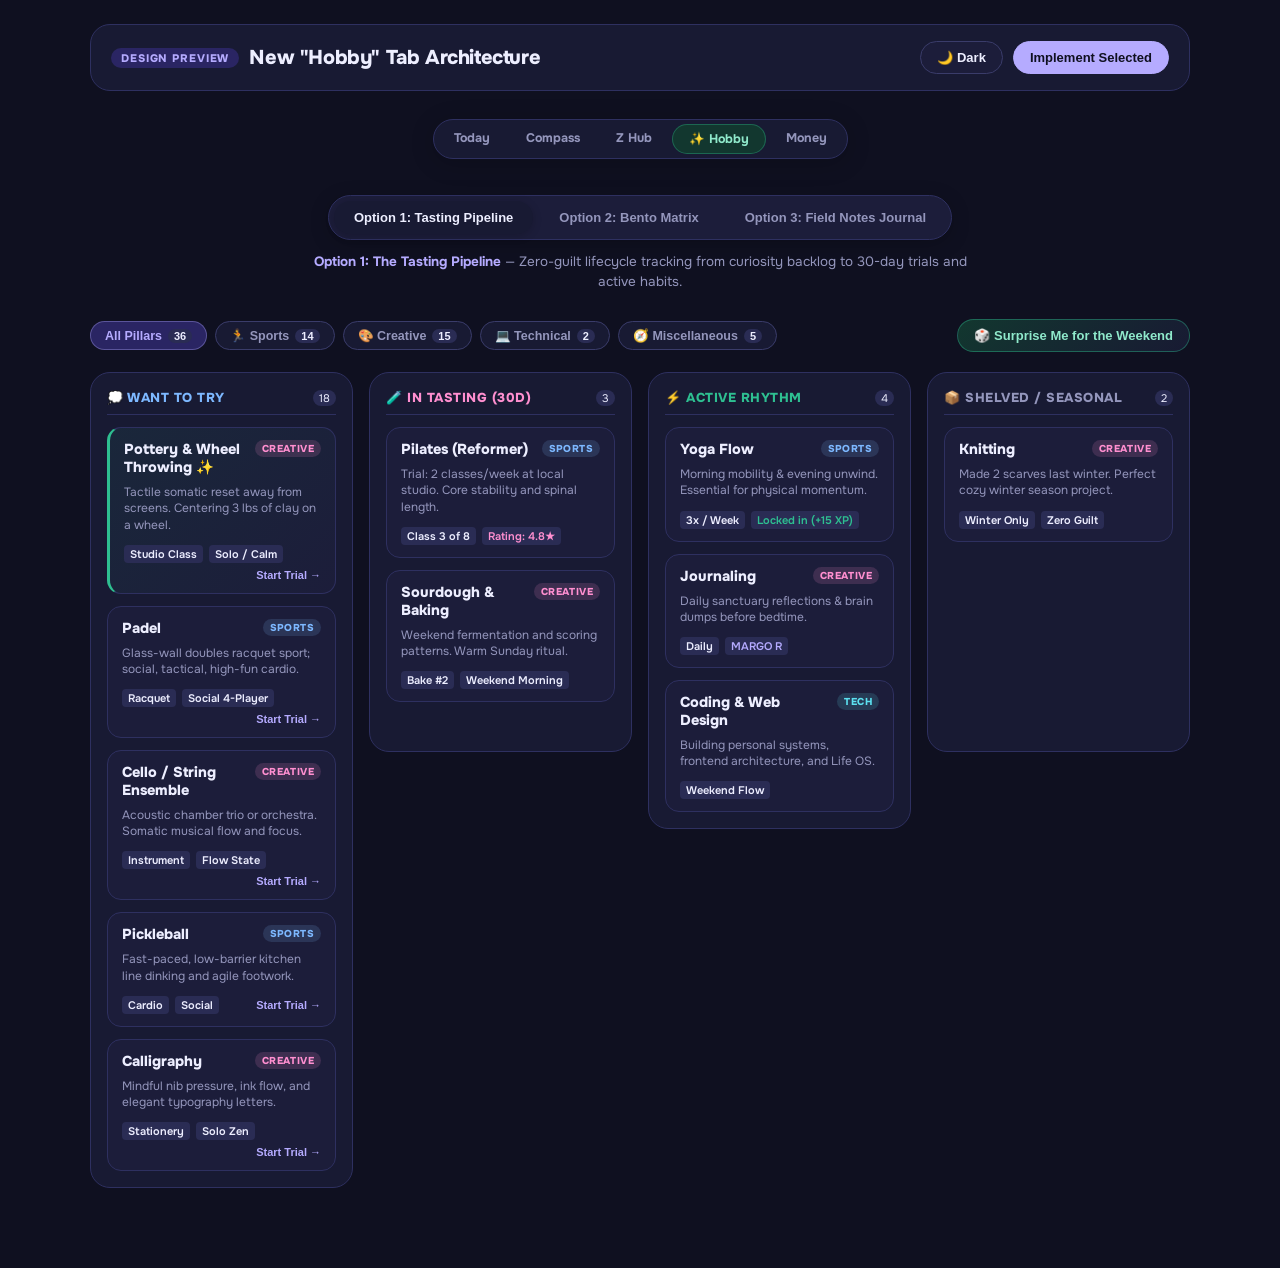
<file: hobby-design-showcase.html>
<!DOCTYPE html>
<html lang="en" data-theme="dark">
<head>
  <meta charset="UTF-8">
  <meta name="viewport" content="width=device-width, initial-scale=1.0, maximum-scale=1.0, user-scalable=no">
  <title>margo. — Hobby Tab Visual Design Showcase</title>
  <link rel="preconnect" href="https://fonts.googleapis.com">
  <link rel="preconnect" href="https://fonts.gstatic.com" crossorigin>
  <link href="https://fonts.googleapis.com/css2?family=Fraunces:opsz,wght@9..144,500;9..144,600;9..144,700&family=Onest:wght@400;500;600;700;800&family=Newsreader:ital,opsz,wght@0,6..72,500;0,6..72,600;1,6..72,400;1,6..72,600&family=JetBrains+Mono:wght@500;700&display=swap" rel="stylesheet">
  <style>
    :root {
      --bg: #0F1020;
      --card: #181A33;
      --card2: #1C1D3A;
      --card-hover: #22254B;
      --line: #2E3060;
      --chip: #3A3C6A;
      --text: #EDEEFF;
      --muted: #9496BC;
      --track: #2A2C54;
      
      --violet: #B5ABFF;
      --violet-bg: #2A2563;
      --violet-border: rgba(181, 171, 255, 0.35);
      
      --cyan: #5CE1F0;
      --cyan-bg: rgba(92, 225, 240, 0.12);
      
      --teal: #2EBF91;
      --teal-bg: #12372F;
      --teal-text: #8FE9CB;
      
      --rose: #FF8FD0;
      --rose-bg: #4A1840;
      --rose-text: #FFE0F3;
      
      --blue: #7DB8FF;
      --blue-bg: #0F2F5E;
      
      --amber: #B5ABFF; /* Strict NO yellow rule: using violet/cyan */
      --danger: #FF6B5B;

      --radius-sm: 8px;
      --radius-md: 14px;
      --radius-lg: 20px;
      --radius-xl: 26px;
      --radius-full: 999px;
    }

    [data-theme="light"] {
      --bg: #F2F3FC;
      --card: #FFFFFF;
      --card2: #ECEEFB;
      --card-hover: #E3E6F8;
      --line: #D5D8F2;
      --chip: #C3C7EC;
      --text: #1A1B3A;
      --muted: #5A5D88;
      --track: #E0E2F6;
      
      --violet: #6552D6;
      --violet-bg: #ECE8FF;
      --violet-border: rgba(101, 82, 214, 0.3);
      
      --cyan: #2F6FD0;
      --cyan-bg: #E1EDFF;
      
      --teal: #17935F;
      --teal-bg: #E6F9F2;
      --teal-text: #0F6B47;
      
      --rose: #C92B86;
      --rose-bg: #FFE3F3;
      --rose-text: #7A0F4D;
      
      --blue: #2F6FD0;
      --blue-bg: #E1EDFF;
    }

    * { box-sizing: border-box; margin: 0; padding: 0; }

    body {
      background: var(--bg);
      color: var(--text);
      font-family: 'Onest', -apple-system, sans-serif;
      padding: 24px 16px 80px;
      display: flex;
      flex-direction: column;
      align-items: center;
      transition: background 0.25s ease, color 0.25s ease;
      -webkit-font-smoothing: antialiased;
    }

    .wrap {
      width: 100%;
      max-width: 1100px;
      display: flex;
      flex-direction: column;
      gap: 28px;
    }

    /* Top Master Bar */
    .master-header {
      display: flex;
      justify-content: space-between;
      align-items: center;
      flex-wrap: wrap;
      gap: 16px;
      padding: 16px 20px;
      background: var(--card);
      border: 1px solid var(--line);
      border-radius: var(--radius-lg);
    }

    .brand-title {
      display: flex;
      align-items: center;
      gap: 10px;
    }

    .brand-badge {
      font-size: 11px;
      font-weight: 800;
      text-transform: uppercase;
      letter-spacing: 0.08em;
      padding: 3px 10px;
      border-radius: var(--radius-full);
      background: var(--violet-bg);
      color: var(--violet);
    }

    .brand-title h1 {
      font-size: 20px;
      font-weight: 800;
      letter-spacing: -0.02em;
    }

    .top-controls {
      display: flex;
      align-items: center;
      gap: 10px;
    }

    .btn {
      padding: 8px 16px;
      border-radius: var(--radius-full);
      font-size: 13px;
      font-weight: 700;
      border: 1px solid var(--chip);
      background: var(--card2);
      color: var(--text);
      cursor: pointer;
      display: inline-flex;
      align-items: center;
      gap: 6px;
      transition: all 0.15s ease;
      user-select: none;
    }
    .btn:hover {
      background: var(--card-hover);
      border-color: var(--violet);
    }
    .btn.primary {
      background: var(--violet);
      color: #0F1020;
      border-color: var(--violet);
    }
    [data-theme="light"] .btn.primary {
      color: #FFFFFF;
    }

    /* View Switcher Capsule (Options 1, 2, 3) */
    .view-switcher-bar {
      display: flex;
      flex-direction: column;
      align-items: center;
      gap: 12px;
    }

    .view-capsule {
      display: inline-flex;
      background: var(--card2);
      border: 1px solid var(--line);
      border-radius: var(--radius-full);
      padding: 5px;
      gap: 6px;
      box-shadow: 0 4px 20px -2px rgba(0,0,0,0.25);
    }

    .view-tab-btn {
      padding: 9px 20px;
      border-radius: var(--radius-full);
      font-size: 13px;
      font-weight: 700;
      color: var(--muted);
      background: transparent;
      border: none;
      cursor: pointer;
      transition: all 0.2s ease;
      display: flex;
      align-items: center;
      gap: 8px;
    }

    .view-tab-btn.active {
      background: var(--card);
      color: var(--text);
      box-shadow: 0 2px 10px rgba(0,0,0,0.18);
    }

    .view-desc-banner {
      font-size: 13.5px;
      color: var(--muted);
      text-align: center;
      max-width: 680px;
      line-height: 1.45;
    }
    .view-desc-banner strong {
      color: var(--violet);
    }

    /* Nav bar representation mockup */
    .mockup-nav-preview {
      display: flex;
      justify-content: center;
      margin-bottom: 8px;
    }
    .mockup-nav-pill {
      display: flex;
      background: var(--card);
      border: 1px solid var(--line);
      border-radius: var(--radius-full);
      padding: 4px;
      gap: 4px;
      box-shadow: 0 4px 24px rgba(0,0,0,0.2);
    }
    .mockup-nav-link {
      padding: 6px 16px;
      font-size: 12.5px;
      font-weight: 700;
      border-radius: var(--radius-full);
      color: var(--muted);
      text-decoration: none;
    }
    .mockup-nav-link.active {
      background: var(--violet);
      color: #0F1020;
    }
    [data-theme="light"] .mockup-nav-link.active {
      color: #FFFFFF;
    }
    .mockup-nav-link.new-tab {
      background: var(--teal-bg);
      color: var(--teal-text);
      border: 1px solid rgba(46, 191, 145, 0.35);
    }

    /* ==========================================================================
       OPTION 1: The "Hobby Tasting Menu & Lifecycle Pipeline"
       ========================================================================== */
    .option-pane {
      display: none;
      flex-direction: column;
      gap: 20px;
      animation: fadeIn 0.25s ease;
    }
    .option-pane.active {
      display: flex;
    }

    @keyframes fadeIn {
      from { opacity: 0; transform: translateY(6px); }
      to { opacity: 1; transform: translateY(0); }
    }

    .tasting-action-bar {
      display: flex;
      justify-content: space-between;
      align-items: center;
      flex-wrap: wrap;
      gap: 12px;
    }

    .stage-filters {
      display: flex;
      gap: 8px;
      flex-wrap: wrap;
    }

    .stage-pill {
      padding: 6px 14px;
      border-radius: var(--radius-full);
      font-size: 12.5px;
      font-weight: 700;
      border: 1px solid var(--chip);
      background: var(--card);
      color: var(--muted);
      cursor: pointer;
      display: flex;
      align-items: center;
      gap: 6px;
      transition: all 0.15s ease;
    }
    .stage-pill.active {
      background: var(--violet-bg);
      color: var(--violet);
      border-color: var(--violet-border);
    }

    .stage-count {
      font-size: 11px;
      padding: 1px 6px;
      border-radius: 10px;
      background: var(--track);
      color: var(--text);
    }

    .dice-btn {
      background: linear-gradient(135deg, var(--teal-bg), var(--card));
      border: 1px solid rgba(46, 191, 145, 0.4);
      color: var(--teal-text);
    }
    .dice-btn:hover {
      background: var(--teal-bg);
      border-color: var(--teal);
    }

    /* Pipeline Columns Grid */
    .pipeline-grid {
      display: grid;
      grid-template-columns: repeat(4, 1fr);
      gap: 16px;
      align-items: start;
    }
    @media (max-width: 900px) {
      .pipeline-grid {
        grid-template-columns: 1fr;
      }
    }

    .pipeline-col {
      background: var(--card);
      border: 1px solid var(--line);
      border-radius: var(--radius-lg);
      padding: 16px;
      display: flex;
      flex-direction: column;
      gap: 12px;
      min-height: 380px;
    }

    .pipeline-col-header {
      display: flex;
      justify-content: space-between;
      align-items: center;
      padding-bottom: 8px;
      border-bottom: 1px solid var(--line);
    }
    .pipeline-col-title {
      font-size: 13px;
      font-weight: 800;
      letter-spacing: 0.04em;
      text-transform: uppercase;
      display: flex;
      align-items: center;
      gap: 6px;
    }
    .pipeline-col.want .pipeline-col-title { color: var(--blue); }
    .pipeline-col.trial .pipeline-col-title { color: var(--rose); }
    .pipeline-col.active-rhythm .pipeline-col-title { color: var(--teal); }
    .pipeline-col.shelved .pipeline-col-title { color: var(--muted); }

    .hobby-card-item {
      background: var(--card2);
      border: 1px solid var(--line);
      border-radius: var(--radius-md);
      padding: 12px 14px;
      display: flex;
      flex-direction: column;
      gap: 8px;
      transition: transform 0.15s ease, border-color 0.15s ease;
      cursor: pointer;
    }
    .hobby-card-item:hover {
      transform: translateY(-2px);
      border-color: var(--violet);
    }
    .hobby-card-item.featured {
      border-left: 3px solid var(--teal);
      background: linear-gradient(135deg, rgba(46, 191, 145, 0.08), var(--card2));
    }

    .hobby-card-top {
      display: flex;
      justify-content: space-between;
      align-items: flex-start;
      gap: 6px;
    }
    .hobby-name {
      font-weight: 800;
      font-size: 14.5px;
      color: var(--text);
    }
    .hobby-cat-badge {
      font-size: 10px;
      font-weight: 800;
      padding: 2px 7px;
      border-radius: var(--radius-full);
      text-transform: uppercase;
      letter-spacing: 0.04em;
    }
    .cat-sports { background: rgba(125, 184, 255, 0.15); color: var(--blue); }
    .cat-creative { background: rgba(255, 143, 208, 0.15); color: var(--rose); }
    .cat-tech { background: rgba(92, 225, 240, 0.15); color: var(--cyan); }
    .cat-misc { background: rgba(181, 171, 255, 0.15); color: var(--violet); }

    .hobby-desc {
      font-size: 12px;
      color: var(--muted);
      line-height: 1.35;
    }

    .hobby-footer-tags {
      display: flex;
      gap: 6px;
      flex-wrap: wrap;
      align-items: center;
      margin-top: 4px;
    }
    .mini-tag {
      font-size: 11px;
      padding: 2px 6px;
      border-radius: 4px;
      background: var(--track);
      color: var(--text);
      font-weight: 600;
    }
    .move-stage-btn {
      margin-left: auto;
      font-size: 11px;
      color: var(--violet);
      background: none;
      border: none;
      cursor: pointer;
      font-weight: 700;
    }

    /* ==========================================================================
       OPTION 2: The "Nordic Bento Matrix"
       ========================================================================== */
    .bento-hero-bar {
      display: grid;
      grid-template-columns: repeat(4, 1fr);
      gap: 12px;
    }
    @media (max-width: 768px) {
      .bento-hero-bar { grid-template-columns: repeat(2, 1fr); }
    }
    .bento-stat-card {
      background: var(--card);
      border: 1px solid var(--line);
      border-radius: var(--radius-md);
      padding: 14px;
      display: flex;
      flex-direction: column;
      gap: 4px;
    }
    .bento-stat-num {
      font-size: 26px;
      font-weight: 800;
      font-family: 'Fraunces', serif;
    }
    .bento-stat-label {
      font-size: 11.5px;
      color: var(--muted);
      text-transform: uppercase;
      font-weight: 700;
    }

    .bento-pillars-grid {
      display: grid;
      grid-template-columns: repeat(2, 1fr);
      gap: 18px;
    }
    @media (max-width: 820px) {
      .bento-pillars-grid { grid-template-columns: 1fr; }
    }

    .pillar-box {
      background: var(--card);
      border: 1px solid var(--line);
      border-radius: var(--radius-lg);
      padding: 20px;
      display: flex;
      flex-direction: column;
      gap: 14px;
    }
    .pillar-header {
      display: flex;
      justify-content: space-between;
      align-items: center;
    }
    .pillar-title {
      font-size: 16px;
      font-weight: 800;
      display: flex;
      align-items: center;
      gap: 8px;
    }
    .pillar-badge {
      font-size: 11px;
      font-weight: 700;
      color: var(--muted);
    }

    .hobby-chips-matrix {
      display: flex;
      flex-wrap: wrap;
      gap: 8px;
    }
    .matrix-chip {
      padding: 7px 12px;
      border-radius: var(--radius-md);
      border: 1px solid var(--line);
      background: var(--card2);
      font-size: 12.5px;
      font-weight: 600;
      color: var(--text);
      display: flex;
      align-items: center;
      gap: 6px;
      cursor: pointer;
      transition: all 0.15s ease;
    }
    .matrix-chip:hover {
      background: var(--card-hover);
      border-color: var(--violet);
    }
    .matrix-chip.active-habit {
      background: var(--teal-bg);
      border-color: rgba(46, 191, 145, 0.4);
      color: var(--teal-text);
      font-weight: 700;
    }
    .matrix-chip.highlight-new {
      background: linear-gradient(135deg, rgba(255, 143, 208, 0.15), var(--card2));
      border-color: var(--rose);
      color: var(--rose-text);
      font-weight: 700;
    }
    .chip-star {
      font-size: 10px;
    }

    /* ==========================================================================
       OPTION 3: The "Field Notes Tasting Journal"
       ========================================================================== */
    .journal-grid {
      display: grid;
      grid-template-columns: repeat(auto-fit, minmax(320px, 1fr));
      gap: 16px;
    }

    .journal-entry-card {
      background: var(--card);
      border: 1px solid var(--line);
      border-radius: var(--radius-lg);
      padding: 18px;
      display: flex;
      flex-direction: column;
      gap: 12px;
      position: relative;
    }

    .journal-entry-top {
      display: flex;
      justify-content: space-between;
      align-items: flex-start;
    }

    .journal-date-tag {
      font-size: 11px;
      font-weight: 700;
      color: var(--muted);
    }

    .journal-verdict-pill {
      font-size: 11px;
      font-weight: 800;
      padding: 3px 10px;
      border-radius: var(--radius-full);
      text-transform: uppercase;
      letter-spacing: 0.04em;
    }
    .verdict-keep { background: var(--teal-bg); color: var(--teal-text); border: 1px solid rgba(46, 191, 145, 0.35); }
    .verdict-once { background: var(--violet-bg); color: var(--violet); border: 1px solid var(--violet-border); }
    .verdict-not { background: rgba(255, 107, 91, 0.15); color: var(--danger); border: 1px solid rgba(255, 107, 91, 0.3); }

    .journal-title {
      font-size: 17px;
      font-weight: 800;
      color: var(--text);
    }

    .journal-reflection-quote {
      font-family: 'Newsreader', serif;
      font-style: italic;
      font-size: 14.5px;
      line-height: 1.5;
      color: var(--text);
      padding-left: 12px;
      border-left: 2px solid var(--violet);
    }

    .journal-metrics-row {
      display: grid;
      grid-template-columns: repeat(3, 1fr);
      gap: 8px;
      padding-top: 10px;
      border-top: 1px solid var(--line);
    }
    .metric-meter {
      display: flex;
      flex-direction: column;
      gap: 2px;
    }
    .meter-label {
      font-size: 10.5px;
      font-weight: 700;
      color: var(--muted);
      text-transform: uppercase;
    }
    .meter-dots {
      color: var(--violet);
      font-size: 12px;
      letter-spacing: 2px;
    }

    /* Toast Notification */
    .toast {
      position: fixed;
      bottom: 24px;
      left: 50%;
      transform: translateX(-50%) translateY(30px);
      opacity: 0;
      background: var(--card);
      border: 1px solid var(--line);
      box-shadow: 0 12px 30px rgba(0,0,0,0.4);
      padding: 10px 20px;
      border-radius: var(--radius-full);
      font-size: 13.5px;
      font-weight: 700;
      color: var(--text);
      display: flex;
      align-items: center;
      gap: 8px;
      transition: all 0.25s cubic-bezier(0.16, 1, 0.3, 1);
      z-index: 1000;
      pointer-events: none;
    }
    .toast.show {
      transform: translateX(-50%) translateY(0);
      opacity: 1;
    }
  </style>
</head>
<body>

  <div class="wrap">

    <!-- Master Header -->
    <header class="master-header">
      <div class="brand-title">
        <span class="brand-badge">Design Preview</span>
        <h1>New "Hobby" Tab Architecture</h1>
      </div>
      <div class="top-controls">
        <button type="button" class="btn" onclick="toggleTheme()" id="themeToggleBtn">
          <span>🌙 Dark</span>
        </button>
        <button type="button" class="btn primary" onclick="showToast('✨ Ready to implement into margo app!')">
          <span>Implement Selected</span>
        </button>
      </div>
    </header>

    <!-- Nav Bar Location Preview -->
    <div class="mockup-nav-preview">
      <div class="mockup-nav-pill">
        <span class="mockup-nav-link">Today</span>
        <span class="mockup-nav-link">Compass</span>
        <span class="mockup-nav-link">Z Hub</span>
        <span class="mockup-nav-link new-tab">✨ Hobby</span>
        <span class="mockup-nav-link">Money</span>
      </div>
    </div>

    <!-- View Switcher -->
    <div class="view-switcher-bar">
      <div class="view-capsule" role="tablist">
        <button type="button" class="view-tab-btn active" onclick="switchView(1)">
          <span>Option 1: Tasting Pipeline</span>
        </button>
        <button type="button" class="view-tab-btn" onclick="switchView(2)">
          <span>Option 2: Bento Matrix</span>
        </button>
        <button type="button" class="view-tab-btn" onclick="switchView(3)">
          <span>Option 3: Field Notes Journal</span>
        </button>
      </div>
      <div class="view-desc-banner" id="viewDesc">
        <strong>Option 1: The Tasting Pipeline</strong> — Zero-guilt lifecycle tracking from curiosity backlog to 30-day trials and active habits.
      </div>
    </div>

    <!-- ====================================================================
         VIEW 1: Tasting Pipeline
         ==================================================================== -->
    <section class="option-pane active" id="pane-1">
      <div class="tasting-action-bar">
        <div class="stage-filters">
          <button type="button" class="stage-pill active" onclick="filterCategory('all')">All Pillars <span class="stage-count">36</span></button>
          <button type="button" class="stage-pill" onclick="filterCategory('sports')">🏃 Sports <span class="stage-count">14</span></button>
          <button type="button" class="stage-pill" onclick="filterCategory('creative')">🎨 Creative <span class="stage-count">15</span></button>
          <button type="button" class="stage-pill" onclick="filterCategory('tech')">💻 Technical <span class="stage-count">2</span></button>
          <button type="button" class="stage-pill" onclick="filterCategory('misc')">🧭 Miscellaneous <span class="stage-count">5</span></button>
        </div>

        <button type="button" class="btn dice-btn" onclick="randomSurpriseHobby()">
          <span>🎲 Surprise Me for the Weekend</span>
        </button>
      </div>

      <div class="pipeline-grid">
        <!-- Col 1: Want to Try -->
        <div class="pipeline-col want">
          <div class="pipeline-col-header">
            <span class="pipeline-col-title">💭 Want to Try</span>
            <span class="stage-count">18</span>
          </div>

          <!-- Featured: Pottery & Wheel Throwing (Added) -->
          <article class="hobby-card-item featured" data-cat="creative" onclick="showToast('🏺 Pottery: Centering clay provides a serene, tactile somatic reset.')">
            <div class="hobby-card-top">
              <span class="hobby-name">Pottery &amp; Wheel Throwing ✨</span>
              <span class="hobby-cat-badge cat-creative">Creative</span>
            </div>
            <p class="hobby-desc">Tactile somatic reset away from screens. Centering 3 lbs of clay on a wheel.</p>
            <div class="hobby-footer-tags">
              <span class="mini-tag">Studio Class</span>
              <span class="mini-tag">Solo / Calm</span>
              <button class="move-stage-btn" onclick="event.stopPropagation(); showToast('Promoted to In Tasting!')">Start Trial →</button>
            </div>
          </article>

          <article class="hobby-card-item" data-cat="sports" onclick="showToast('🎾 Padel: Fastest-growing racquet sport, social and tactical.')">
            <div class="hobby-card-top">
              <span class="hobby-name">Padel</span>
              <span class="hobby-cat-badge cat-sports">Sports</span>
            </div>
            <p class="hobby-desc">Glass-wall doubles racquet sport; social, tactical, high-fun cardio.</p>
            <div class="hobby-footer-tags">
              <span class="mini-tag">Racquet</span>
              <span class="mini-tag">Social 4-Player</span>
              <button class="move-stage-btn">Start Trial →</button>
            </div>
          </article>

          <article class="hobby-card-item" data-cat="creative" onclick="showToast('🎻 Adult Chamber Ensemble: Deep acoustic flow.')">
            <div class="hobby-card-top">
              <span class="hobby-name">Cello / String Ensemble</span>
              <span class="hobby-cat-badge cat-creative">Creative</span>
            </div>
            <p class="hobby-desc">Acoustic chamber trio or orchestra. Somatic musical flow and focus.</p>
            <div class="hobby-footer-tags">
              <span class="mini-tag">Instrument</span>
              <span class="mini-tag">Flow State</span>
              <button class="move-stage-btn">Start Trial →</button>
            </div>
          </article>

          <article class="hobby-card-item" data-cat="sports">
            <div class="hobby-card-top">
              <span class="hobby-name">Pickleball</span>
              <span class="hobby-cat-badge cat-sports">Sports</span>
            </div>
            <p class="hobby-desc">Fast-paced, low-barrier kitchen line dinking and agile footwork.</p>
            <div class="hobby-footer-tags">
              <span class="mini-tag">Cardio</span>
              <span class="mini-tag">Social</span>
              <button class="move-stage-btn">Start Trial →</button>
            </div>
          </article>

          <article class="hobby-card-item" data-cat="creative">
            <div class="hobby-card-top">
              <span class="hobby-name">Calligraphy</span>
              <span class="hobby-cat-badge cat-creative">Creative</span>
            </div>
            <p class="hobby-desc">Mindful nib pressure, ink flow, and elegant typography letters.</p>
            <div class="hobby-footer-tags">
              <span class="mini-tag">Stationery</span>
              <span class="mini-tag">Solo Zen</span>
              <button class="move-stage-btn">Start Trial →</button>
            </div>
          </article>
        </div>

        <!-- Col 2: In Tasting (Active Trial) -->
        <div class="pipeline-col trial">
          <div class="pipeline-col-header">
            <span class="pipeline-col-title">🧪 In Tasting (30d)</span>
            <span class="stage-count">3</span>
          </div>

          <article class="hobby-card-item" data-cat="sports">
            <div class="hobby-card-top">
              <span class="hobby-name">Pilates (Reformer)</span>
              <span class="hobby-cat-badge cat-sports">Sports</span>
            </div>
            <p class="hobby-desc">Trial: 2 classes/week at local studio. Core stability and spinal length.</p>
            <div class="hobby-footer-tags">
              <span class="mini-tag">Class 3 of 8</span>
              <span class="mini-tag" style="color:var(--rose)">Rating: 4.8★</span>
            </div>
          </article>

          <article class="hobby-card-item" data-cat="creative">
            <div class="hobby-card-top">
              <span class="hobby-name">Sourdough &amp; Baking</span>
              <span class="hobby-cat-badge cat-creative">Creative</span>
            </div>
            <p class="hobby-desc">Weekend fermentation and scoring patterns. Warm Sunday ritual.</p>
            <div class="hobby-footer-tags">
              <span class="mini-tag">Bake #2</span>
              <span class="mini-tag">Weekend Morning</span>
            </div>
          </article>
        </div>

        <!-- Col 3: Active Rhythm -->
        <div class="pipeline-col active-rhythm">
          <div class="pipeline-col-header">
            <span class="pipeline-col-title">⚡ Active Rhythm</span>
            <span class="stage-count">4</span>
          </div>

          <article class="hobby-card-item" data-cat="sports">
            <div class="hobby-card-top">
              <span class="hobby-name">Yoga Flow</span>
              <span class="hobby-cat-badge cat-sports">Sports</span>
            </div>
            <p class="hobby-desc">Morning mobility &amp; evening unwind. Essential for physical momentum.</p>
            <div class="hobby-footer-tags">
              <span class="mini-tag">3x / Week</span>
              <span class="mini-tag" style="color:var(--teal)">Locked in (+15 XP)</span>
            </div>
          </article>

          <article class="hobby-card-item" data-cat="creative">
            <div class="hobby-card-top">
              <span class="hobby-name">Journaling</span>
              <span class="hobby-cat-badge cat-creative">Creative</span>
            </div>
            <p class="hobby-desc">Daily sanctuary reflections &amp; brain dumps before bedtime.</p>
            <div class="hobby-footer-tags">
              <span class="mini-tag">Daily</span>
              <span class="mini-tag" style="color:var(--violet)">MARGO R</span>
            </div>
          </article>

          <article class="hobby-card-item" data-cat="tech">
            <div class="hobby-card-top">
              <span class="hobby-name">Coding &amp; Web Design</span>
              <span class="hobby-cat-badge cat-tech">Tech</span>
            </div>
            <p class="hobby-desc">Building personal systems, frontend architecture, and Life OS.</p>
            <div class="hobby-footer-tags">
              <span class="mini-tag">Weekend Flow</span>
            </div>
          </article>
        </div>

        <!-- Col 4: Shelved (No Guilt) -->
        <div class="pipeline-col shelved">
          <div class="pipeline-col-header">
            <span class="pipeline-col-title">📦 Shelved / Seasonal</span>
            <span class="stage-count">2</span>
          </div>

          <article class="hobby-card-item" data-cat="creative">
            <div class="hobby-card-top">
              <span class="hobby-name">Knitting</span>
              <span class="hobby-cat-badge cat-creative">Creative</span>
            </div>
            <p class="hobby-desc">Made 2 scarves last winter. Perfect cozy winter season project.</p>
            <div class="hobby-footer-tags">
              <span class="mini-tag">Winter Only</span>
              <span class="mini-tag">Zero Guilt</span>
            </div>
          </article>
        </div>
      </div>
    </section>

    <!-- ====================================================================
         VIEW 2: Nordic Bento Matrix
         ==================================================================== -->
    <section class="option-pane" id="pane-2">
      <div class="bento-hero-bar">
        <div class="bento-stat-card">
          <span class="bento-stat-num" style="color:var(--blue)">14</span>
          <span class="bento-stat-label">Sports &amp; Movement</span>
        </div>
        <div class="bento-stat-card">
          <span class="bento-stat-num" style="color:var(--rose)">15</span>
          <span class="bento-stat-label">Creative &amp; Arts</span>
        </div>
        <div class="bento-stat-card">
          <span class="bento-stat-num" style="color:var(--cyan)">2</span>
          <span class="bento-stat-label">Technical &amp; Maker</span>
        </div>
        <div class="bento-stat-card">
          <span class="bento-stat-num" style="color:var(--violet)">5</span>
          <span class="bento-stat-label">Miscellaneous &amp; Soul</span>
        </div>
      </div>

      <div class="bento-pillars-grid">
        <!-- Pillar 1: Sports & Motion -->
        <div class="pillar-box">
          <div class="pillar-header">
            <span class="pillar-title">🏃 Sports &amp; Kinetic Motion</span>
            <span class="pillar-badge">14 hobbies</span>
          </div>
          <div class="hobby-chips-matrix">
            <span class="matrix-chip active-habit">✓ Yoga Flow</span>
            <span class="matrix-chip active-habit">✓ Pilates</span>
            <span class="matrix-chip highlight-new">🎾 Padel <small class="chip-star">Trial</small></span>
            <span class="matrix-chip">Pickleball</span>
            <span class="matrix-chip">Tennis</span>
            <span class="matrix-chip">Squash</span>
            <span class="matrix-chip">Kickboxing</span>
            <span class="matrix-chip">Barre</span>
            <span class="matrix-chip">Martial Arts</span>
            <span class="matrix-chip">Zumba</span>
            <span class="matrix-chip">Jazzercise</span>
            <span class="matrix-chip">Hiking</span>
            <span class="matrix-chip">Running</span>
            <span class="matrix-chip">Cycling</span>
          </div>
        </div>

        <!-- Pillar 2: Creative & Somatic Arts -->
        <div class="pillar-box">
          <div class="pillar-header">
            <span class="pillar-title">🎨 Creative &amp; Somatic Flow</span>
            <span class="pillar-badge">15 hobbies</span>
          </div>
          <div class="hobby-chips-matrix">
            <span class="matrix-chip highlight-new">🏺 Pottery &amp; Wheel Throwing ✨</span>
            <span class="matrix-chip highlight-new">🎻 Cello / Chamber Ensemble</span>
            <span class="matrix-chip active-habit">✓ Journaling</span>
            <span class="matrix-chip active-habit">✓ Reading</span>
            <span class="matrix-chip">Piano</span>
            <span class="matrix-chip">Painting</span>
            <span class="matrix-chip">Drawing</span>
            <span class="matrix-chip">Cooking</span>
            <span class="matrix-chip">Baking</span>
            <span class="matrix-chip">Book Club</span>
            <span class="matrix-chip">Chess</span>
            <span class="matrix-chip">Writing</span>
            <span class="matrix-chip">Photography</span>
            <span class="matrix-chip">Calligraphy</span>
            <span class="matrix-chip">Crochet</span>
          </div>
        </div>

        <!-- Pillar 3: Technical & Digital Craft -->
        <div class="pillar-box">
          <div class="pillar-header">
            <span class="pillar-title">💻 Technical &amp; Digital Craft</span>
            <span class="pillar-badge">2 hobbies</span>
          </div>
          <div class="hobby-chips-matrix">
            <span class="matrix-chip active-habit">✓ Coding &amp; Architecture</span>
            <span class="matrix-chip active-habit">✓ Web Design &amp; UI</span>
          </div>
        </div>

        <!-- Pillar 4: Miscellaneous & Soul -->
        <div class="pillar-box">
          <div class="pillar-header">
            <span class="pillar-title">🧭 Miscellaneous &amp; Expansion</span>
            <span class="pillar-badge">5 hobbies</span>
          </div>
          <div class="hobby-chips-matrix">
            <span class="matrix-chip active-habit">✓ Organizing &amp; Systems</span>
            <span class="matrix-chip">Graphic Design</span>
            <span class="matrix-chip">Public Speaking</span>
            <span class="matrix-chip">Fashion &amp; Capsule Styling</span>
            <span class="matrix-chip">Explore New Cuisines</span>
            <span class="matrix-chip">Traveling</span>
            <span class="matrix-chip">Volunteering</span>
          </div>
        </div>
      </div>
    </section>

    <!-- ====================================================================
         VIEW 3: Field Notes Tasting Journal
         ==================================================================== -->
    <section class="option-pane" id="pane-3">
      <div class="journal-grid">
        <!-- Entry 1: Pottery (Added) -->
        <article class="journal-entry-card" style="border-left: 3px solid var(--rose);">
          <div class="journal-entry-top">
            <span class="journal-date-tag">Saturday Workshop · Oct 17</span>
            <span class="journal-verdict-pill verdict-keep">Keep in Rotation ✨</span>
          </div>
          <h3 class="journal-title">🏺 Pottery &amp; Wheel Throwing (Intro Class)</h3>
          <p class="journal-reflection-quote">
            "Centering the clay was surprisingly physical and completely hypnotizing. 90 minutes went by in what felt like 10 minutes. Zero thoughts about emails or to-do lists. Made a shallow bowl and an espresso cup."
          </p>
          <div class="journal-metrics-row">
            <div class="metric-meter">
              <span class="meter-label">Fun &amp; Joy</span>
              <span class="meter-dots">●●●●●</span>
            </div>
            <div class="metric-meter">
              <span class="meter-label">Mental Peace</span>
              <span class="meter-dots">●●●●●</span>
            </div>
            <div class="metric-meter">
              <span class="meter-label">Physical Effort</span>
              <span class="meter-dots">●●●○○</span>
            </div>
          </div>
        </article>

        <!-- Entry 2: Padel -->
        <article class="journal-entry-card" style="border-left: 3px solid var(--teal);">
          <div class="journal-entry-top">
            <span class="journal-date-tag">Wednesday Evening · Oct 14</span>
            <span class="journal-verdict-pill verdict-keep">Keep in Rotation</span>
          </div>
          <h3 class="journal-title">🎾 Padel 4-Player Match</h3>
          <p class="journal-reflection-quote">
            "Way more intuitive than tennis. The glass walls make rallies last forever. High heart rate, tons of laughs, and very easy on the joints."
          </p>
          <div class="journal-metrics-row">
            <div class="metric-meter">
              <span class="meter-label">Fun &amp; Joy</span>
              <span class="meter-dots">●●●●●</span>
            </div>
            <div class="metric-meter">
              <span class="meter-label">Mental Peace</span>
              <span class="meter-dots">●●●●○</span>
            </div>
            <div class="metric-meter">
              <span class="meter-label">Physical Effort</span>
              <span class="meter-dots">●●●●○</span>
            </div>
          </div>
        </article>

        <!-- Entry 3: Knitting -->
        <article class="journal-entry-card" style="border-left: 3px solid var(--violet);">
          <div class="journal-entry-top">
            <span class="journal-date-tag">Winter Session</span>
            <span class="journal-verdict-pill verdict-once">Fun Seasonal</span>
          </div>
          <h3 class="journal-title">🧶 Merino Wool Scarf</h3>
          <p class="journal-reflection-quote">
            "Loved the repetitive rhythm while listening to podcasts, but definitely a winter-only cozy habit. Put needles away until next November with zero guilt."
          </p>
          <div class="journal-metrics-row">
            <div class="metric-meter">
              <span class="meter-label">Fun &amp; Joy</span>
              <span class="meter-dots">●●●○○</span>
            </div>
            <div class="metric-meter">
              <span class="meter-label">Mental Peace</span>
              <span class="meter-dots">●●●●○</span>
            </div>
            <div class="metric-meter">
              <span class="meter-label">Physical Effort</span>
              <span class="meter-dots">●○○○○</span>
            </div>
          </div>
        </article>
      </div>
    </section>

  </div>

  <div class="toast" id="toast">
    <span id="toastMsg">✓ Toast message</span>
  </div>

  <script>
    const DESCS = {
      1: '<strong>Option 1: The Tasting Pipeline</strong> — Zero-guilt lifecycle tracking from curiosity backlog to 30-day trials and active habits.',
      2: '<strong>Option 2: The Nordic Bento Matrix</strong> — Overview of all 36 options categorized into 4 distinct pillars with quick-status tags.',
      3: '<strong>Option 3: Field Notes Tasting Journal</strong> — Deep-dive memory cards capturing post-session ratings on Fun, Peace, and Effort.'
    };

    function switchView(optNum) {
      document.querySelectorAll('.view-tab-btn').forEach((b, idx) => {
        b.classList.toggle('active', (idx + 1) === optNum);
      });
      document.querySelectorAll('.option-pane').forEach((p, idx) => {
        p.classList.toggle('active', (idx + 1) === optNum);
      });
      document.getElementById('viewDesc').innerHTML = DESCS[optNum] || '';
    }

    function toggleTheme() {
      const doc = document.documentElement;
      const isDark = doc.getAttribute('data-theme') === 'dark';
      const next = isDark ? 'light' : 'dark';
      doc.setAttribute('data-theme', next);
      const btn = document.getElementById('themeToggleBtn');
      if (btn) {
        btn.innerHTML = (next === 'light') ? '<span>🪞 Day</span>' : '<span>🌙 Dark</span>';
      }
    }

    function filterCategory(cat) {
      document.querySelectorAll('.stage-pill').forEach(b => b.classList.remove('active'));
      event.target.closest('.stage-pill')?.classList.add('active');
      const cards = document.querySelectorAll('.hobby-card-item');
      cards.forEach(c => {
        if (cat === 'all' || c.dataset.cat === cat) {
          c.style.display = 'flex';
        } else {
          c.style.display = 'none';
        }
      });
    }

    const HOBBY_POOL = [
      '🏺 Pottery & Wheel Throwing — Spend 2 hours centering clay with zero screens.',
      '🎾 Padel — Book an intro clinic or doubles court with friends.',
      '🎻 Cello / Chamber Music — Pull out the instrument for a 30-minute acoustic session.',
      '🧗 Indoor Bouldering — Solve 5 physical movement puzzles at a climbing gym.',
      '✒️ Modern Calligraphy — 20 minutes of mindful letter strokes and ink flow.',
      '🥐 Sourdough Baking — Start a warm weekend morning fermentation batch.',
      '🌿 Ikebana Floral Arranging — Craft a minimalist asymmetric floral structure.'
    ];

    function randomSurpriseHobby() {
      const pick = HOBBY_POOL[Math.floor(Math.random() * HOBBY_POOL.length)];
      showToast(`🎲 Weekend Pick: ${pick}`);
    }

    let toastTimer = null;
    function showToast(msg) {
      const el = document.getElementById('toast');
      const msgEl = document.getElementById('toastMsg');
      if (!el || !msgEl) return;
      msgEl.innerHTML = msg;
      el.classList.add('show');
      clearTimeout(toastTimer);
      toastTimer = setTimeout(() => {
        el.classList.remove('show');
      }, 3600);
    }
  </script>
</body>
</html>
</file>
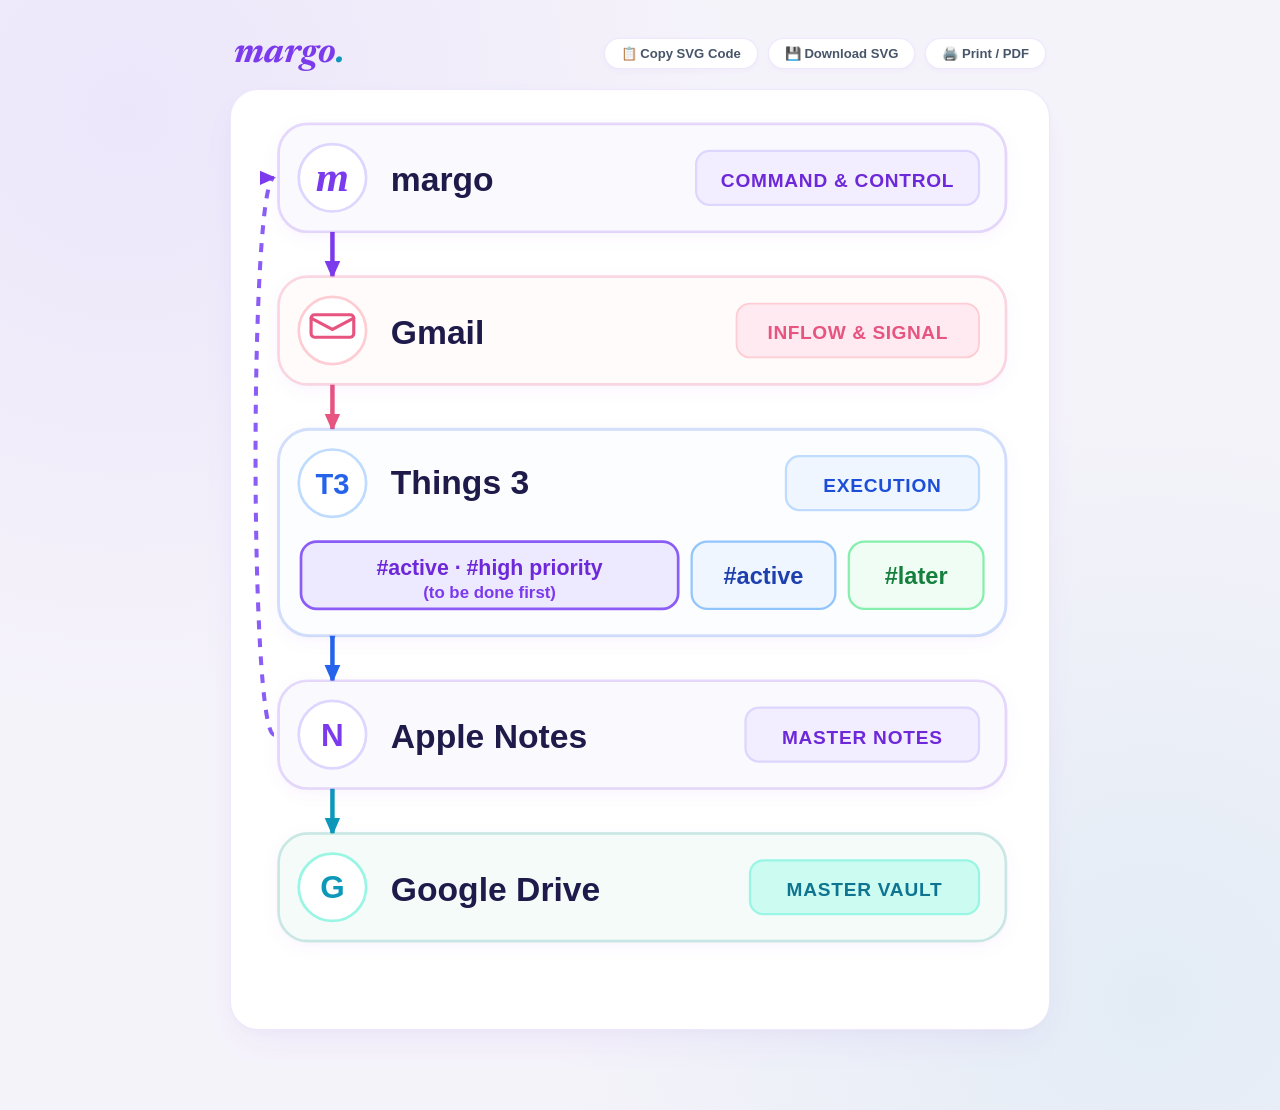
<file: system-compass-graphic.html>
<!DOCTYPE html>
<html lang="en">
<head>
  <meta charset="UTF-8">
  <meta name="viewport" content="width=device-width, initial-scale=1.0">
  <title>margo. — System Compass & Tool Architecture</title>
  <link rel="preconnect" href="https://fonts.googleapis.com">
  <link rel="preconnect" href="https://fonts.gstatic.com" crossorigin>
  <link href="https://fonts.googleapis.com/css2?family=Inter:wght@400;500;600;700;800&family=Newsreader:ital,opsz,wght@0,6..72,500;0,6..72,600;1,6..72,400;1,6..72,500;1,6..72,600&family=JetBrains+Mono:wght@500;600;700&display=swap" rel="stylesheet">
  <style>
    :root {
      --bg-page: #F5F3FA;
      --bg-card: #FFFFFF;
      --border-subtle: rgba(124, 58, 237, 0.12);
      --text-primary: #1E1B4B;
      --text-secondary: #475569;
      --text-muted: #64748B;
      --violet-primary: #7C3AED;
      --violet-light: #EDE9FE;
      --teal-primary: #0D98BA;
    }

    * { box-sizing: border-box; margin: 0; padding: 0; }

    body {
      background-color: var(--bg-page);
      background-image: 
        radial-gradient(circle at 10% 10%, rgba(167, 139, 250, 0.12), transparent 40%),
        radial-gradient(circle at 90% 90%, rgba(13, 152, 186, 0.08), transparent 40%);
      color: var(--text-primary);
      font-family: 'Inter', -apple-system, BlinkMacSystemFont, sans-serif;
      min-height: 100vh;
      display: flex;
      flex-direction: column;
      align-items: center;
      padding: 36px 16px 80px;
      -webkit-font-smoothing: antialiased;
    }

    .container {
      width: 100%;
      max-width: 820px;
      display: flex;
      flex-direction: column;
      gap: 18px;
    }

    .top-header {
      display: flex;
      justify-content: space-between;
      align-items: center;
      padding: 0 4px;
    }

    .brand-mark {
      font-family: 'Newsreader', Georgia, serif;
      font-size: 2.2rem;
      font-weight: 700;
      font-style: italic;
      color: var(--violet-primary);
      text-decoration: none;
      display: inline-flex;
      align-items: baseline;
    }
    .brand-dot { color: var(--teal-primary); }

    .action-controls {
      display: flex;
      gap: 10px;
    }

    .action-btn {
      display: inline-flex;
      align-items: center;
      gap: 6px;
      padding: 7px 16px;
      background: #FFFFFF;
      border: 1px solid var(--border-subtle);
      border-radius: 9999px;
      font-size: 0.82rem;
      font-weight: 600;
      color: var(--text-secondary);
      cursor: pointer;
      box-shadow: 0 2px 6px rgba(124, 58, 237, 0.04);
      transition: all 0.16s ease;
    }
    .action-btn:hover {
      color: var(--violet-primary);
      border-color: var(--violet-primary);
      transform: translateY(-1px);
    }

    /* Graphic Display Card */
    .graphic-card {
      background: var(--bg-card);
      border: 1.5px solid var(--border-subtle);
      border-radius: 28px;
      padding: 16px;
      box-shadow: 0 16px 40px -10px rgba(124, 58, 237, 0.07), 0 3px 8px rgba(15, 23, 42, 0.02);
      display: flex;
      justify-content: center;
      align-items: center;
    }

    .graphic-card object {
      width: 100%;
      height: auto;
      min-height: 500px;
      display: block;
    }

    /* Toast */
    .toast {
      position: fixed;
      bottom: 24px;
      background: #1E1B4B;
      color: #FFFFFF;
      padding: 10px 22px;
      border-radius: 9999px;
      font-size: 0.85rem;
      font-weight: 600;
      opacity: 0;
      transform: translateY(20px);
      transition: all 0.25s ease;
      pointer-events: none;
      z-index: 1000;
    }
    .toast.show { opacity: 1; transform: translateY(0); }
  </style>
</head>
<body>

  <div class="container">
    <header class="top-header">
      <a href="index.html" class="brand-mark">margo<span class="brand-dot">.</span></a>
      <div class="action-controls">
        <button class="action-btn" onclick="copySvg()">📋 Copy SVG Code</button>
        <button class="action-btn" onclick="downloadSvg()">💾 Download SVG</button>
        <button class="action-btn" onclick="window.print()">🖨️ Print / PDF</button>
      </div>
    </header>

    <!-- Graphic Display Frame -->
    <div class="graphic-card">
      <object id="svg-viewer" type="image/svg+xml" data="assets/system-compass-architecture.svg?v=9.0.8"></object>
    </div>
  </div>

  <div class="toast" id="toast">SVG copied to clipboard!</div>

  <script>
    async function copySvg() {
      try {
        const res = await fetch('assets/system-compass-architecture.svg');
        const text = await res.text();
        await navigator.clipboard.writeText(text);
        showToast('SVG copied to clipboard!');
      } catch (e) {
        showToast('Error copying SVG: ' + e.message);
      }
    }

    function downloadSvg() {
      const a = document.createElement('a');
      a.href = 'assets/system-compass-architecture.svg';
      a.download = 'margo-system-compass.svg';
      document.body.appendChild(a);
      a.click();
      document.body.removeChild(a);
      showToast('Downloading SVG...');
    }

    function showToast(msg) {
      const t = document.getElementById('toast');
      t.textContent = msg;
      t.classList.add('show');
      setTimeout(() => t.classList.remove('show'), 2200);
    }
  </script>
</body>
</html>
</file>
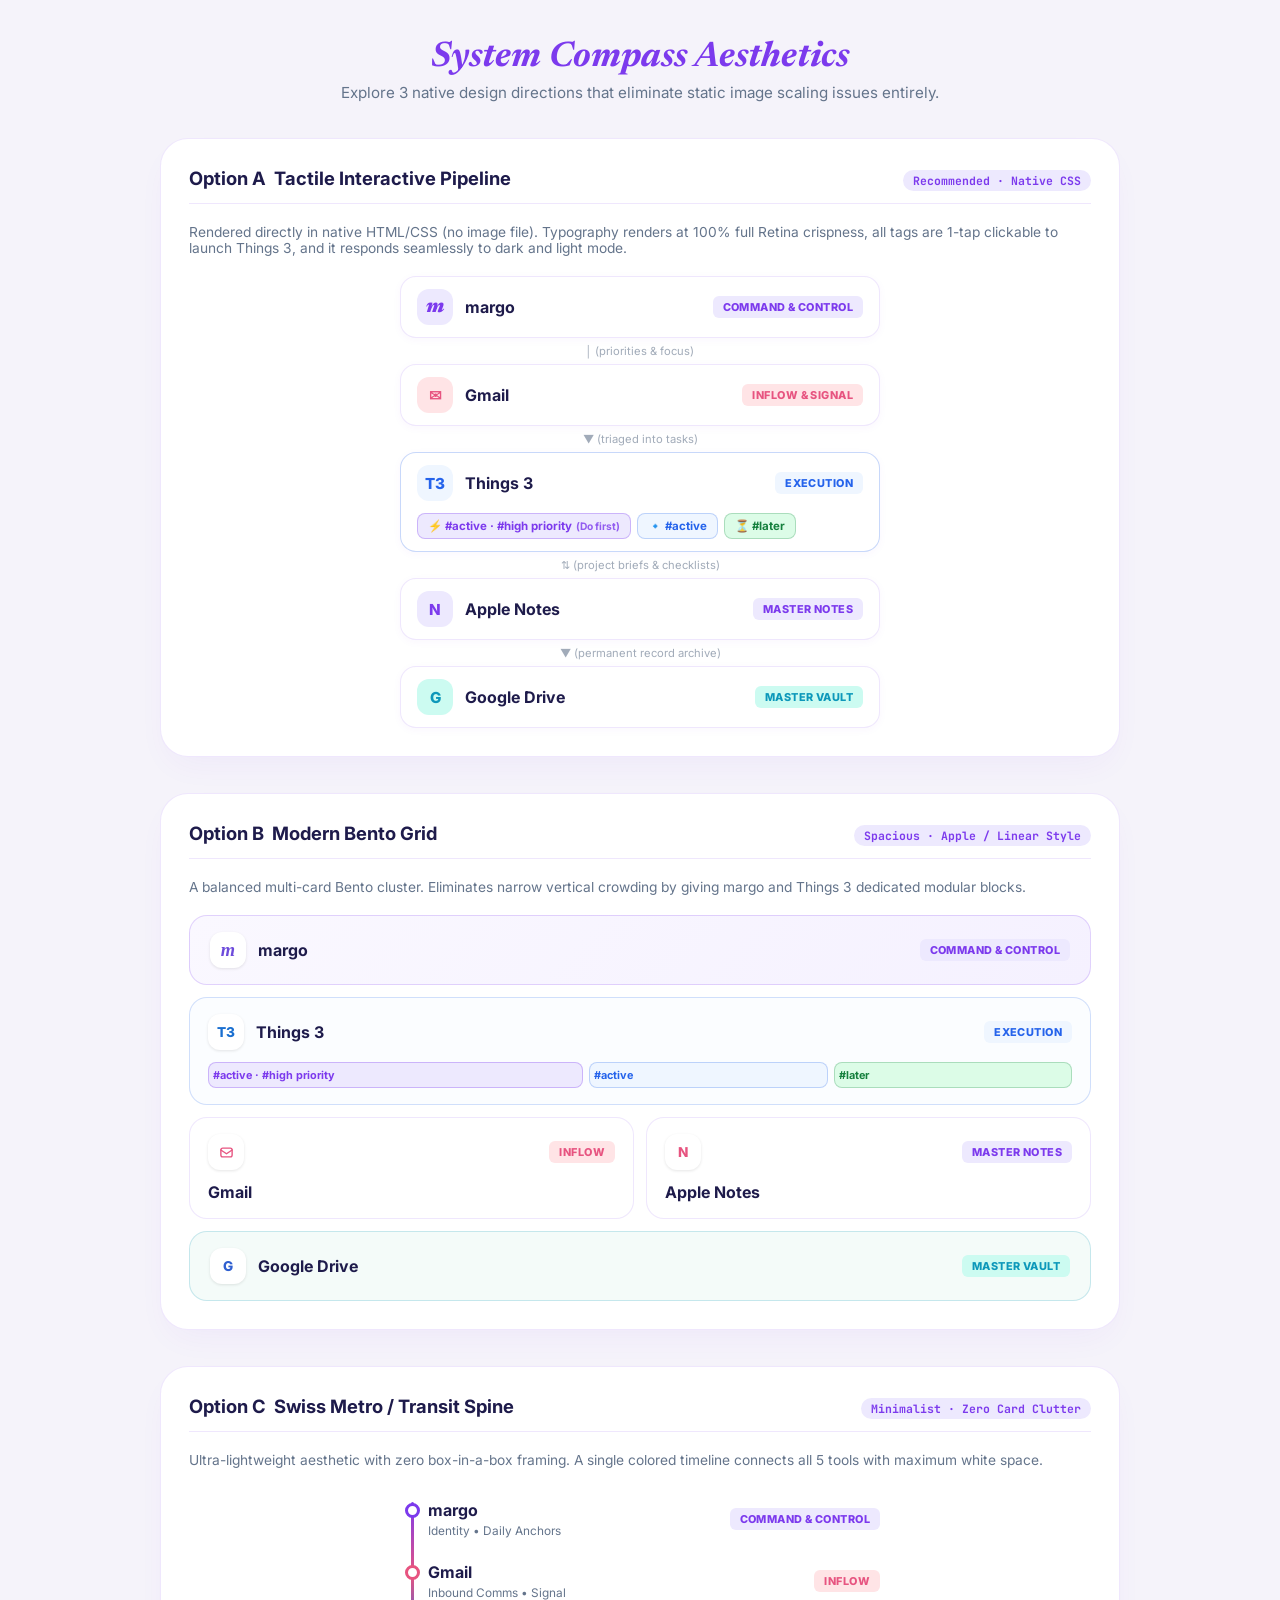
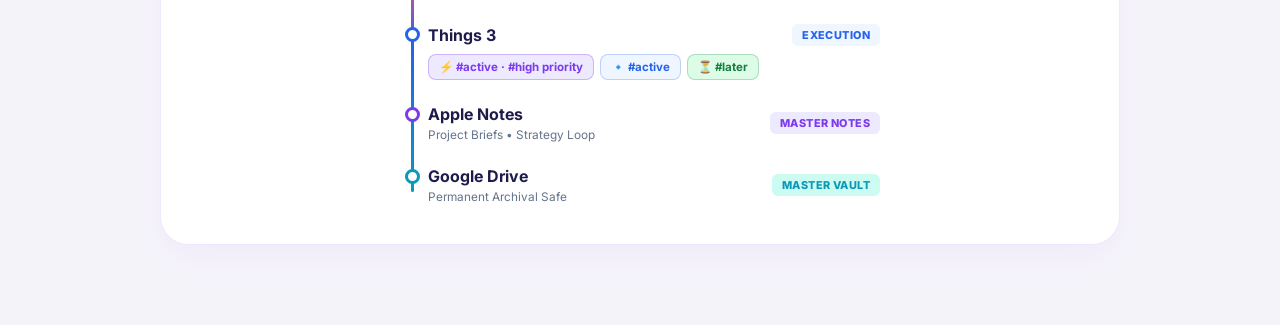
<file: system-compass-options-showcase.html>
<!DOCTYPE html>
<html lang="en">
<head>
  <meta charset="UTF-8">
  <meta name="viewport" content="width=device-width, initial-scale=1.0">
  <title>margo. — System Compass Alternative Aesthetics</title>
  <link rel="preconnect" href="https://fonts.googleapis.com">
  <link rel="preconnect" href="https://fonts.gstatic.com" crossorigin>
  <link href="https://fonts.googleapis.com/css2?family=Inter:wght@400;500;600;700;800&family=Newsreader:ital,opsz,wght@0,6..72,500;0,6..72,600;1,6..72,500;1,6..72,600&family=JetBrains+Mono:wght@500;600;700&display=swap" rel="stylesheet">
  <style>
    :root {
      --bg: #F5F3FA;
      --card: #FFFFFF;
      --card-subtle: #F8FAFC;
      --line: rgba(124, 58, 237, 0.12);
      --text: #1E1B4B;
      --text-muted: #64748B;
      
      --violet: #7C3AED;
      --violet-bg: #EDE9FE;
      --rose: #E75480;
      --rose-bg: #FFE4E6;
      --blue: #2563EB;
      --blue-bg: #EFF6FF;
      --teal: #0D98BA;
      --teal-bg: #CCFBF1;
      --green: #15803D;
      --green-bg: #DCFCE7;
    }

    * { box-sizing: border-box; margin: 0; padding: 0; }

    body {
      background: var(--bg);
      color: var(--text);
      font-family: 'Inter', -apple-system, BlinkMacSystemFont, sans-serif;
      padding: 40px 20px 80px;
      display: flex;
      flex-direction: column;
      align-items: center;
      -webkit-font-smoothing: antialiased;
    }

    .container {
      width: 100%;
      max-width: 960px;
      display: flex;
      flex-direction: column;
      gap: 36px;
    }

    .page-header {
      text-align: center;
      display: flex;
      flex-direction: column;
      gap: 8px;
    }
    .page-title {
      font-family: 'Newsreader', Georgia, serif;
      font-size: 2.2rem;
      font-style: italic;
      color: var(--violet);
    }
    .page-sub {
      color: var(--text-muted);
      font-size: 0.95rem;
    }

    /* Option Container */
    .option-block {
      background: var(--card);
      border: 1px solid var(--line);
      border-radius: 28px;
      padding: 28px;
      box-shadow: 0 14px 34px -10px rgba(124, 58, 237, 0.06);
      display: flex;
      flex-direction: column;
      gap: 20px;
    }

    .option-meta {
      display: flex;
      justify-content: space-between;
      align-items: baseline;
      border-bottom: 1px solid var(--line);
      padding-bottom: 12px;
    }
    .option-num {
      font-size: 1.15rem;
      font-weight: 700;
      color: var(--text);
      display: flex;
      align-items: center;
      gap: 8px;
    }
    .option-tag {
      font-family: 'JetBrains Mono', monospace;
      font-size: 0.72rem;
      font-weight: 700;
      color: var(--violet);
      background: var(--violet-bg);
      padding: 3px 10px;
      border-radius: 9999px;
    }

    /* ======================================================== */
    /* OPTION A: NATIVE TACTILE PIPELINE (PURE CSS, NO IMAGE)   */
    /* ======================================================== */
    .tactile-pipeline {
      display: flex;
      flex-direction: column;
      gap: 10px;
      position: relative;
      max-width: 480px;
      margin: 0 auto;
      width: 100%;
    }

    .t-node {
      display: flex;
      align-items: center;
      justify-content: space-between;
      padding: 12px 16px;
      border-radius: 16px;
      background: var(--card);
      border: 1.5px solid var(--line);
      box-shadow: 0 2px 8px rgba(124, 58, 237, 0.04);
      transition: all 0.15s ease;
    }
    .t-node:hover {
      transform: translateY(-1px);
      box-shadow: 0 4px 14px rgba(124, 58, 237, 0.08);
    }

    .t-node-left {
      display: flex;
      align-items: center;
      gap: 12px;
    }

    .t-icon {
      width: 36px;
      height: 36px;
      border-radius: 12px;
      display: flex;
      align-items: center;
      justify-content: center;
      font-weight: 800;
      font-size: 0.95rem;
      flex-shrink: 0;
    }
    .icon-m { background: var(--violet-bg); color: var(--violet); font-family: 'Newsreader', serif; font-style: italic; font-size: 1.3rem; }
    .icon-mail { background: var(--rose-bg); color: var(--rose); }
    .icon-t3 { background: var(--blue-bg); color: var(--blue); }
    .icon-notes { background: var(--violet-bg); color: var(--violet); }
    .icon-drive { background: var(--teal-bg); color: var(--teal); }

    .t-title {
      font-size: 1rem;
      font-weight: 700;
      color: var(--text);
    }

    .t-badge {
      font-size: 0.68rem;
      font-weight: 800;
      letter-spacing: 0.04em;
      padding: 4px 10px;
      border-radius: 6px;
      white-space: nowrap;
    }
    .badge-cmd { background: var(--violet-bg); color: var(--violet); }
    .badge-inflow { background: var(--rose-bg); color: var(--rose); }
    .badge-exec { background: var(--blue-bg); color: var(--blue); }
    .badge-notes { background: var(--violet-bg); color: var(--violet); }
    .badge-vault { background: var(--teal-bg); color: var(--teal); }

    /* Things 3 Expanded Node */
    .t-node.t-things {
      flex-direction: column;
      align-items: stretch;
      gap: 12px;
      border-color: rgba(37, 99, 235, 0.25);
    }
    .t-things-head {
      display: flex;
      justify-content: space-between;
      align-items: center;
    }
    .t-tags-row {
      display: flex;
      gap: 6px;
      flex-wrap: wrap;
    }
    .t-tag-pill {
      font-size: 0.72rem;
      font-weight: 700;
      padding: 5px 10px;
      border-radius: 8px;
      cursor: pointer;
      display: inline-flex;
      align-items: center;
      gap: 4px;
      transition: all 0.12s ease;
    }
    .t-tag-pill:hover { transform: translateY(-1px); }
    .t-tag-high {
      background: var(--violet-bg);
      color: var(--violet);
      border: 1px solid rgba(124, 58, 237, 0.3);
    }
    .t-tag-active {
      background: var(--blue-bg);
      color: var(--blue);
      border: 1px solid rgba(37, 99, 235, 0.25);
    }
    .t-tag-later {
      background: var(--green-bg);
      color: var(--green);
      border: 1px solid rgba(21, 128, 61, 0.25);
    }

    /* Minimal Connectors between nodes */
    .t-rail-arrow {
      display: flex;
      justify-content: center;
      align-items: center;
      color: var(--text-muted);
      font-size: 0.7rem;
      margin: -4px 0;
      user-select: none;
      opacity: 0.6;
    }

    /* ======================================================== */
    /* OPTION B: BENTO GRID DASHBOARD                           */
    /* ======================================================== */
    .bento-grid {
      display: grid;
      grid-template-columns: 1fr 1fr;
      gap: 12px;
      width: 100%;
    }

    .bento-hero {
      grid-column: 1 / -1;
      background: linear-gradient(135deg, #FAF8FF 0%, #F5F1FF 100%);
      border: 1.5px solid rgba(124, 58, 237, 0.2);
      border-radius: 18px;
      padding: 16px 20px;
      display: flex;
      justify-content: space-between;
      align-items: center;
    }

    .bento-card {
      background: var(--card);
      border: 1px solid var(--line);
      border-radius: 18px;
      padding: 16px 18px;
      display: flex;
      flex-direction: column;
      justify-content: space-between;
      gap: 12px;
    }

    .bento-card.things-hub {
      grid-column: 1 / -1;
      background: #FBFDFF;
      border-color: rgba(37, 99, 235, 0.2);
    }

    /* ======================================================== */
    /* OPTION C: SWISS TRANSIT / METRO MINIMALISM (AIRY)        */
    /* ======================================================== */
    .metro-track {
      display: flex;
      flex-direction: column;
      gap: 0;
      position: relative;
      padding-left: 28px;
      max-width: 480px;
      margin: 0 auto;
      width: 100%;
    }

    .metro-spine {
      position: absolute;
      left: 11px;
      top: 14px;
      bottom: 24px;
      width: 3px;
      background: linear-gradient(180deg, var(--violet) 0%, var(--rose) 25%, var(--blue) 50%, var(--teal) 100%);
      border-radius: 2px;
    }

    .metro-station {
      display: flex;
      align-items: flex-start;
      gap: 14px;
      padding: 12px 0;
      position: relative;
    }

    .metro-dot {
      width: 15px;
      height: 15px;
      border-radius: 50%;
      background: #FFFFFF;
      border: 3.5px solid var(--violet);
      position: absolute;
      left: -23px;
      top: 15px;
    }
    .metro-dot.mail { border-color: var(--rose); }
    .metro-dot.t3 { border-color: var(--blue); }
    .metro-dot.notes { border-color: var(--violet); }
    .metro-dot.drive { border-color: var(--teal); }

    .metro-content {
      display: flex;
      justify-content: space-between;
      align-items: center;
      width: 100%;
    }

    .metro-title-wrap {
      display: flex;
      flex-direction: column;
      gap: 4px;
    }
    .metro-name {
      font-size: 1rem;
      font-weight: 700;
      color: var(--text);
    }

    .choice-badge {
      font-size: 0.8rem;
      font-weight: 600;
      color: var(--text-muted);
    }
  </style>
</head>
<body>

  <div class="container">
    <div class="page-header">
      <h1 class="page-title">System Compass Aesthetics</h1>
      <p class="page-sub">Explore 3 native design directions that eliminate static image scaling issues entirely.</p>
    </div>

    <!-- ======================================================== -->
    <!-- 1. OPTION A: NATIVE TACTILE PIPELINE                     -->
    <!-- ======================================================== -->
    <div class="option-block">
      <div class="option-meta">
        <div class="option-num">
          <span>Option A</span>
          <span>Tactile Interactive Pipeline</span>
        </div>
        <span class="option-tag">Recommended · Native CSS</span>
      </div>
      <p style="font-size: 0.86rem; color: var(--text-muted);">
        Rendered directly in native HTML/CSS (no image file). Typography renders at 100% full Retina crispness, all tags are 1-tap clickable to launch Things 3, and it responds seamlessly to dark and light mode.
      </p>

      <div class="tactile-pipeline">
        <!-- margo -->
        <div class="t-node" onclick="alert('Opens Sanctuary / Today')">
          <div class="t-node-left">
            <div class="t-icon icon-m">m</div>
            <div class="t-title">margo</div>
          </div>
          <span class="t-badge badge-cmd">COMMAND &amp; CONTROL</span>
        </div>

        <div class="t-rail-arrow">│ (priorities &amp; focus)</div>

        <!-- Gmail -->
        <div class="t-node" onclick="window.open('https://mail.google.com')">
          <div class="t-node-left">
            <div class="t-icon icon-mail">✉</div>
            <div class="t-title">Gmail</div>
          </div>
          <span class="t-badge badge-inflow">INFLOW &amp; SIGNAL</span>
        </div>

        <div class="t-rail-arrow">▼ (triaged into tasks)</div>

        <!-- Things 3 -->
        <div class="t-node t-things">
          <div class="t-things-head">
            <div class="t-node-left">
              <div class="t-icon icon-t3">T3</div>
              <div class="t-title">Things 3</div>
            </div>
            <span class="t-badge badge-exec">EXECUTION</span>
          </div>
          <div class="t-tags-row">
            <span class="t-tag-pill t-tag-high" title="Do First">⚡ #active · #high priority <span style="font-size:0.64rem; opacity:0.8;">(Do first)</span></span>
            <span class="t-tag-pill t-tag-active">🔹 #active</span>
            <span class="t-tag-pill t-tag-later">⏳ #later</span>
          </div>
        </div>

        <div class="t-rail-arrow">⇅ (project briefs &amp; checklists)</div>

        <!-- Apple Notes -->
        <div class="t-node">
          <div class="t-node-left">
            <div class="t-icon icon-notes">N</div>
            <div class="t-title">Apple Notes</div>
          </div>
          <span class="t-badge badge-notes">MASTER NOTES</span>
        </div>

        <div class="t-rail-arrow">▼ (permanent record archive)</div>

        <!-- Google Drive -->
        <div class="t-node" onclick="window.open('https://drive.google.com')">
          <div class="t-node-left">
            <div class="t-icon icon-drive">G</div>
            <div class="t-title">Google Drive</div>
          </div>
          <span class="t-badge badge-vault">MASTER VAULT</span>
        </div>
      </div>
    </div>

    <!-- ======================================================== -->
    <!-- 2. OPTION B: BENTO GRID DASHBOARD                        -->
    <!-- ======================================================== -->
    <div class="option-block">
      <div class="option-meta">
        <div class="option-num">
          <span>Option B</span>
          <span>Modern Bento Grid</span>
        </div>
        <span class="option-tag">Spacious · Apple / Linear Style</span>
      </div>
      <p style="font-size: 0.86rem; color: var(--text-muted);">
        A balanced multi-card Bento cluster. Eliminates narrow vertical crowding by giving margo and Things 3 dedicated modular blocks.
      </p>

      <div class="bento-grid">
        <!-- Top Hero: margo -->
        <div class="bento-hero">
          <div style="display:flex; justify-content:space-between; align-items:center; width:100%;">
            <div class="t-node-left">
              <div class="t-icon" style="background:#fff; box-shadow:0 1px 3px rgba(0,0,0,0.1); color:#6D4BDB; font-family:Georgia,serif; font-style:italic; font-size:1.15rem; font-weight:800;">m</div>
              <div class="t-title">margo</div>
            </div>
            <span class="t-badge badge-cmd">COMMAND &amp; CONTROL</span>
          </div>
        </div>

        <!-- Things 3 (Center Action) -->
        <div class="bento-card things-hub">
          <div style="display:flex; justify-content:space-between; align-items:center; width:100%;">
            <div class="t-node-left">
              <div class="t-icon" style="background:#fff; box-shadow:0 1px 3px rgba(0,0,0,0.1); color:#1A6FD0; font-weight:800; font-size:0.85rem;">T3</div>
              <div class="t-title">Things 3</div>
            </div>
            <span class="t-badge badge-exec">EXECUTION</span>
          </div>
          <div class="t-tags-row" style="display:flex; flex-direction:row; flex-wrap:nowrap; gap:6px; width:100%;">
            <span class="t-tag-pill t-tag-high" style="flex:1.6 1 0; text-align:center; padding:5px 4px; font-size:0.68rem; white-space:nowrap; overflow:hidden; text-overflow:ellipsis;">#active · #high priority</span>
            <span class="t-tag-pill t-tag-active" style="flex:1 1 0; text-align:center; padding:5px 4px; font-size:0.68rem; white-space:nowrap; overflow:hidden; text-overflow:ellipsis;">#active</span>
            <span class="t-tag-pill t-tag-later" style="flex:1 1 0; text-align:center; padding:5px 4px; font-size:0.68rem; white-space:nowrap; overflow:hidden; text-overflow:ellipsis;">#later</span>
          </div>
        </div>

        <!-- Left: Gmail -->
        <div class="bento-card">
          <div style="display:flex; justify-content:space-between; align-items:center; width:100%;">
            <div class="t-icon" style="background:#fff; box-shadow:0 1px 3px rgba(0,0,0,0.1); color:#E75480; display:flex; align-items:center; justify-content:center;">
              <svg width="15" height="15" viewBox="0 0 24 24" fill="none" stroke="currentColor" stroke-width="2.2" stroke-linecap="round" stroke-linejoin="round"><rect x="3" y="5" width="18" height="14" rx="3"/><path d="M3 8l9 6 9-6"/></svg>
            </div>
            <span class="t-badge badge-inflow">INFLOW</span>
          </div>
          <div class="t-title">Gmail</div>
        </div>

        <!-- Right: Apple Notes -->
        <div class="bento-card">
          <div style="display:flex; justify-content:space-between; align-items:center; width:100%;">
            <div class="t-icon" style="background:#fff; box-shadow:0 1px 3px rgba(0,0,0,0.1); color:#E75480; font-weight:800; font-size:0.85rem;">N</div>
            <span class="t-badge badge-notes">MASTER NOTES</span>
          </div>
          <div class="t-title">Apple Notes</div>
        </div>

        <!-- Bottom: Google Drive Full Span -->
        <div class="bento-hero" style="grid-column: 1 / -1; background: #F4FBF9; border-color: rgba(13, 152, 186, 0.2);">
          <div style="display:flex; justify-content:space-between; align-items:center; width:100%;">
            <div class="t-node-left">
              <div class="t-icon" style="background:#fff; box-shadow:0 1px 3px rgba(0,0,0,0.1); color:#2F5FD0; font-weight:800; font-size:0.85rem;">G</div>
              <div class="t-title">Google Drive</div>
            </div>
            <span class="t-badge badge-vault">MASTER VAULT</span>
          </div>
        </div>
      </div>
    </div>

    <!-- ======================================================== -->
    <!-- 3. OPTION C: SWISS TRANSIT / METRO MINIMALISM            -->
    <!-- ======================================================== -->
    <div class="option-block">
      <div class="option-meta">
        <div class="option-num">
          <span>Option C</span>
          <span>Swiss Metro / Transit Spine</span>
        </div>
        <span class="option-tag">Minimalist · Zero Card Clutter</span>
      </div>
      <p style="font-size: 0.86rem; color: var(--text-muted);">
        Ultra-lightweight aesthetic with zero box-in-a-box framing. A single colored timeline connects all 5 tools with maximum white space.
      </p>

      <div class="metro-track">
        <div class="metro-spine"></div>

        <!-- Station 1 -->
        <div class="metro-station">
          <div class="metro-dot"></div>
          <div class="metro-content">
            <div class="metro-title-wrap">
              <span class="metro-name">margo</span>
              <span style="font-size: 0.74rem; color: var(--text-muted);">Identity &bull; Daily Anchors</span>
            </div>
            <span class="t-badge badge-cmd">COMMAND &amp; CONTROL</span>
          </div>
        </div>

        <!-- Station 2 -->
        <div class="metro-station">
          <div class="metro-dot mail"></div>
          <div class="metro-content">
            <div class="metro-title-wrap">
              <span class="metro-name">Gmail</span>
              <span style="font-size: 0.74rem; color: var(--text-muted);">Inbound Comms &bull; Signal</span>
            </div>
            <span class="t-badge badge-inflow">INFLOW</span>
          </div>
        </div>

        <!-- Station 3 -->
        <div class="metro-station">
          <div class="metro-dot t3"></div>
          <div class="metro-content" style="flex-direction: column; align-items: stretch; gap: 8px;">
            <div style="display: flex; justify-content: space-between; align-items: center;">
              <span class="metro-name">Things 3</span>
              <span class="t-badge badge-exec">EXECUTION</span>
            </div>
            <div class="t-tags-row">
              <span class="t-tag-pill t-tag-high">⚡ #active · #high priority</span>
              <span class="t-tag-pill t-tag-active">🔹 #active</span>
              <span class="t-tag-pill t-tag-later">⏳ #later</span>
            </div>
          </div>
        </div>

        <!-- Station 4 -->
        <div class="metro-station">
          <div class="metro-dot notes"></div>
          <div class="metro-content">
            <div class="metro-title-wrap">
              <span class="metro-name">Apple Notes</span>
              <span style="font-size: 0.74rem; color: var(--text-muted);">Project Briefs &bull; Strategy Loop</span>
            </div>
            <span class="t-badge badge-notes">MASTER NOTES</span>
          </div>
        </div>

        <!-- Station 5 -->
        <div class="metro-station">
          <div class="metro-dot drive"></div>
          <div class="metro-content">
            <div class="metro-title-wrap">
              <span class="metro-name">Google Drive</span>
              <span style="font-size: 0.74rem; color: var(--text-muted);">Permanent Archival Safe</span>
            </div>
            <span class="t-badge badge-vault">MASTER VAULT</span>
          </div>
        </div>
      </div>
    </div>

  </div>

</body>
</html>
</file>
